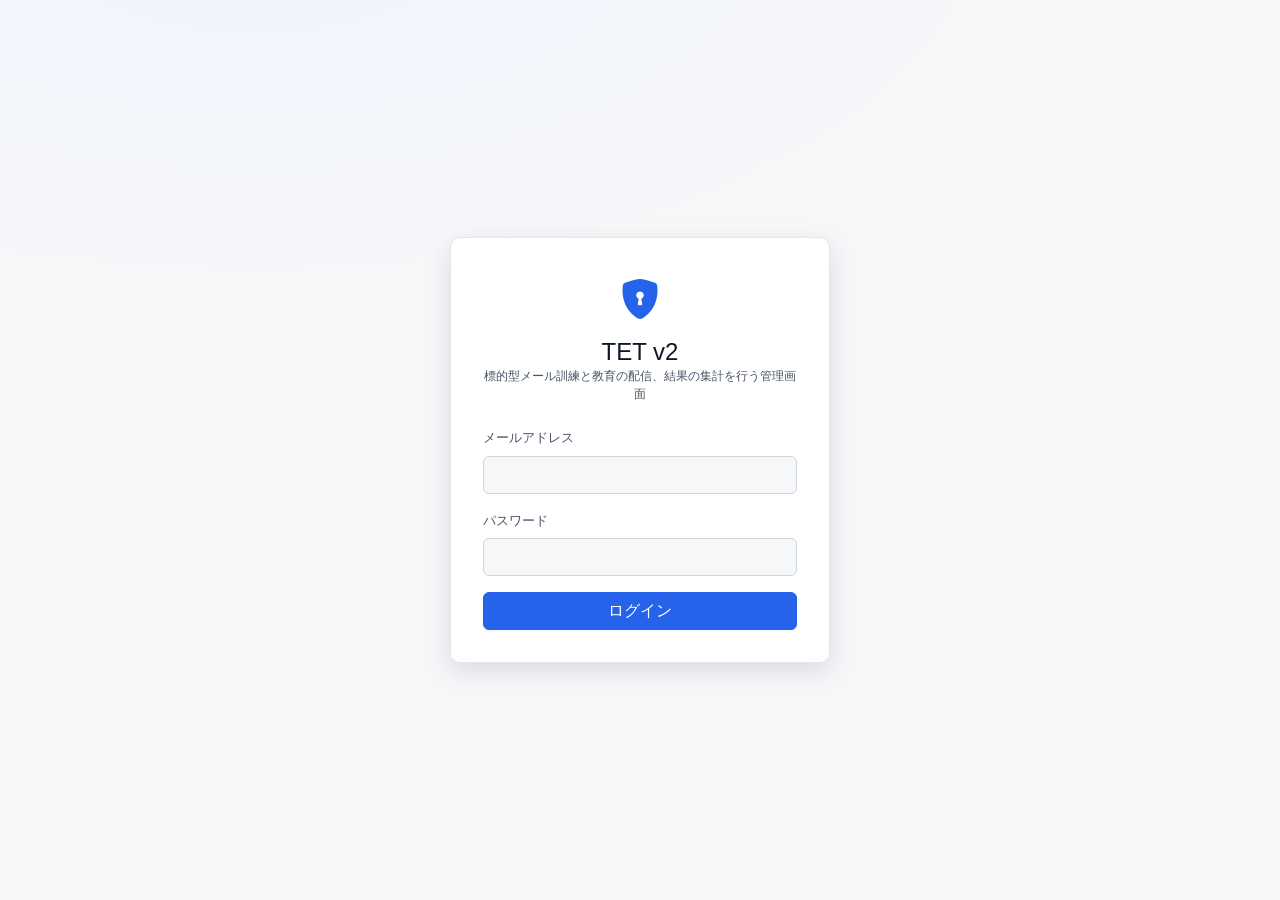
<file: web/index.html>
<!DOCTYPE html>
<html lang="ja">
<head>
  <meta charset="UTF-8">
  <meta name="viewport" content="width=device-width, initial-scale=1.0">
  <title>TET v2 — 標的型メール訓練システム</title>
  <meta name="description" content="標的型メール訓練と教育の配信、結果の集計を行う管理画面">
  <link rel="icon" href="assets/favicon.svg" type="image/svg+xml">
  <link href="assets/vendor/bootstrap.min.css" rel="stylesheet">
  <link href="assets/vendor/bootstrap-icons.css" rel="stylesheet">
  <link href="assets/app.css?v=fb89f483" rel="stylesheet">
</head>
<body>

<!-- ========== ログイン画面 ========== -->
<div id="loginView" class="login-wrap d-none">
  <div class="login-card">
    <div class="text-center mb-4">
      <i class="bi bi-shield-lock-fill login-logo"></i>
      <h4 class="mt-2 mb-0">TET v2</h4>
      <div class="text-muted small">標的型メール訓練と教育の配信、結果の集計を行う管理画面</div>
    </div>
    <form id="loginForm" autocomplete="off">
      <div class="mb-3">
        <label class="form-label">メールアドレス</label>
        <input type="email" class="form-control" id="loginEmail" required autofocus>
      </div>
      <div class="mb-3">
        <label class="form-label">パスワード</label>
        <input type="password" class="form-control" id="loginPassword" required>
      </div>
      <div id="loginError" class="alert alert-danger py-2 d-none" role="alert"></div>
      <button type="submit" class="btn btn-primary w-100" id="loginBtn">
        <span class="spinner-border spinner-border-sm d-none" id="loginSpin"></span>
        ログイン
      </button>
    </form>
    <!-- 多要素認証の2段目(パスワードの後) -->
    <form id="loginMfaForm" class="d-none" autocomplete="off" novalidate>
      <h5 class="h6 mb-1" id="loginMfaTitle">確認コードを入力</h5>
      <p class="small text-muted mb-3" id="loginMfaLead">認証アプリに表示されている6桁のコードを入力してください。</p>
      <div class="mb-3" id="loginMfaCodeField">
        <label class="form-label" for="loginMfaCode">確認コード</label>
        <input type="text" class="form-control mfa-code-input" id="loginMfaCode" inputmode="numeric" autocomplete="one-time-code" maxlength="6" pattern="[0-9]{6}">
      </div>
      <div class="mb-3 d-none" id="loginRecoveryField">
        <label class="form-label" for="loginRecoveryCode">回復コード</label>
        <input type="text" class="form-control mfa-code-input" id="loginRecoveryCode" autocomplete="off" maxlength="19" placeholder="XXXX-XXXX-XXXX-XXXX">
        <div class="form-text">1つの回復コードは1回だけ使えます。</div>
      </div>
      <div id="loginMfaError" class="alert alert-danger py-2 d-none" role="alert"></div>
      <button type="submit" class="btn btn-primary w-100 mb-2" id="loginMfaBtn">確認してログイン</button>
      <div class="d-flex justify-content-between">
        <button type="button" class="btn btn-link btn-sm px-0" id="loginRecoveryToggle">回復コードを使う</button>
        <button type="button" class="btn btn-link btn-sm px-0" id="loginMfaCancel">最初からやり直す</button>
      </div>
    </form>
  </div>
</div>

<!-- ========== 多要素認証の登録(組織の方針で必須の時、ログインの後にここだけを出す) ========== -->
<div id="mfaEnrollView" class="login-wrap d-none">
  <div class="login-card login-card-wide">
    <div class="d-flex align-items-center gap-2 mb-2">
      <i class="bi bi-shield-lock-fill login-logo fs-3" aria-hidden="true"></i>
      <h4 class="h5 mb-0">多要素認証の登録</h4>
    </div>
    <p class="small text-muted mb-3">組織の方針で、この管理画面には多要素認証が必要です。登録が済むまでほかの画面は使えません。</p>
    <div id="mfaEnrollBody" aria-live="polite"></div>
    <div class="text-end mt-3"><button type="button" class="btn btn-link btn-sm" id="mfaEnrollLogout">ログアウト</button></div>
  </div>
</div>

<!-- ========== アプリ本体 ========== -->
<div id="appView" class="d-none">
  <header class="app-navbar">
    <div class="d-flex align-items-center gap-2">
      <button type="button" class="app-icon-btn d-md-none" id="sidebarToggle" aria-controls="sidebar" aria-expanded="false" aria-label="メニューを開く"><i class="bi bi-list"></i></button>
      <span class="app-brand"><span class="app-brand-mark"><i class="bi bi-shield-lock-fill"></i></span>TET v2<span class="app-brand-sub d-none d-lg-inline">標的型メール訓練</span></span>
    </div>
    <div class="d-flex align-items-center gap-2">
      <select id="tenantSwitcher" class="form-select form-select-sm d-none" style="width:auto" aria-label="テナントの切り替え"></select>
      <button type="button" class="app-icon-btn" id="helpToggle" aria-controls="contextHelp" aria-expanded="false" aria-label="HELP"><i class="bi bi-question-circle"></i><span class="d-none d-sm-inline">HELP</span></button>
      <span class="app-user d-none d-sm-inline" id="userLabel"></span>
      <button type="button" class="app-icon-btn" id="accountSecurityBtn" aria-label="多要素認証" title="多要素認証"><i class="bi bi-shield-check" aria-hidden="true"></i></button>
      <button type="button" class="app-icon-btn" id="logoutBtn" aria-label="ログアウト" title="ログアウト"><i class="bi bi-box-arrow-right"></i></button>
    </div>
  </header>

  <div class="app-body">
    <aside class="app-sidebar" id="sidebar">
      <ul class="nav flex-column">
        <li><a class="nav-link" href="#dashboard" data-view="dashboard"><i class="bi bi-speedometer2"></i>運用ホーム</a></li>
        <li class="sidebar-section text-muted small px-3 mt-3 mb-1">訓練</li>
        <li><a class="nav-link" href="#campaigns" data-view="campaigns"><i class="bi bi-envelope-paper"></i>単発キャンペーン</a></li>
        <li><a class="nav-link" href="#campaignAutomations" data-view="campaignAutomations"><i class="bi bi-arrow-repeat"></i>定期キャンペーン</a></li>
        <li><a class="nav-link" href="#templates" data-view="templates"><i class="bi bi-file-earmark-text"></i>テンプレート</a></li>
        <li><a class="nav-link" href="#masters" data-view="masters"><i class="bi bi-window"></i>到達画面</a></li>
        <li class="sidebar-section text-muted small px-3 mt-3 mb-1">教育</li>
        <li><a class="nav-link" href="#eduDeliveries" data-view="eduDeliveries"><i class="bi bi-send"></i>教育配信</a></li>
        <li><a class="nav-link" href="#eduQuestions" data-view="eduQuestions"><i class="bi bi-collection"></i>教材バンク</a></li>
        <li><a class="nav-link" href="#eduReport" data-view="eduReport"><i class="bi bi-mortarboard"></i>教育レポート</a></li>
        <li><a class="nav-link" href="#surveys" data-view="surveys"><i class="bi bi-ui-checks"></i>アンケート</a></li>
        <li class="sidebar-section text-muted small px-3 mt-3 mb-1">報告受付</li>
        <li><a class="nav-link" href="#logs" data-view="logs"><i class="bi bi-journal-text"></i>訓練報告・ログ</a></li>
        <li data-perm="operator"><a class="nav-link" href="#suspiciousMails" data-view="suspiciousMails"><i class="bi bi-envelope-exclamation"></i>不審メール</a></li>
        <li class="sidebar-section text-muted small px-3 mt-3 mb-1">対象者・組織</li>
        <li><a class="nav-link" href="#groups" data-view="groups"><i class="bi bi-diagram-3"></i>グループ</a></li>
        <li><a class="nav-link" href="#positions" data-view="positions"><i class="bi bi-person-vcard"></i>役職マスタ</a></li>
        <li class="sidebar-section text-muted small px-3 mt-3 mb-1">成果・レポート</li>
        <li><a class="nav-link" href="#reports" data-view="reports"><i class="bi bi-bar-chart"></i>訓練レポート</a></li>
        <li><a class="nav-link" href="#riskDashboard" data-view="riskDashboard"><i class="bi bi-shield-exclamation"></i>支援優先度</a></li>
        <li><a class="nav-link" href="#targetStats" data-view="targetStats"><i class="bi bi-pie-chart"></i>対象者集計</a></li>
        <li class="sidebar-section text-muted small px-3 mt-3 mb-1">設定</li>
        <li><a class="nav-link" href="#users" data-view="users"><i class="bi bi-person-badge"></i>ユーザ管理</a></li>
        <li data-role="superadmin"><a class="nav-link" href="#tenants" data-view="tenants"><i class="bi bi-building"></i>テナント管理</a></li>
      </ul>
    </aside>
    <div class="sidebar-backdrop" id="sidebarBackdrop" aria-hidden="true"></div>

    <main class="app-main" id="appMain">
      <div id="toast" class="toast-box"></div>

      <!-- ダッシュボード -->
      <section data-panel="dashboard" class="view-panel">
        <div class="d-flex justify-content-between align-items-center mb-3">
          <h5 class="mb-0"><i class="bi bi-speedometer2 me-1"></i>運用ホーム</h5>
          <div id="dashFilterBar"></div>
        </div>
        <p class="view-lead">訓練と教育の配信の状況と、対応が要る項目をまとめて確認できます。</p>
        <h6 class="mb-2">要対応と予定</h6>
        <div id="dashWorkItems" class="mb-4" aria-live="polite"></div>
        <div class="row g-3 mb-4" id="kpiRow"></div>
        <div class="card">
          <div class="card-header">キャンペーン別 対象者数（延べ人数）</div>
          <div class="card-body"><canvas id="dashChart" height="90"></canvas></div>
        </div>
      </section>

      <!-- キャンペーン -->
      <section data-panel="campaigns" class="view-panel d-none">
        <div class="d-flex justify-content-between align-items-center mb-3">
          <h5 class="mb-0"><i class="bi bi-envelope-paper me-1"></i>キャンペーン</h5>
          <button class="btn btn-primary btn-sm" data-perm="operator" id="newCampaignBtn"><i class="bi bi-plus-lg"></i> 新規</button>
        </div>
        <!-- メール送信制御パネル（送信ステータス＋アラート）。renderSendControl が描画。 -->
        <div id="sendControlPanel" class="mb-3"></div>
        <!-- 本番/テスト フィルタ（renderCampaigns が描画）。 -->
        <div id="campaignFilterBar" class="mb-2"></div>
        <div class="table-responsive"><table class="table table-hover align-middle">
          <thead id="campaignsHead"><tr><th>#</th><th>名称</th><th>状態</th><th>対象</th><th>報告率</th><th>防衛失敗率</th><th>開始</th><th>操作</th></tr></thead>
          <tbody id="campaignsBody"></tbody>
        </table></div>
      </section>

      <!-- キャンペーン配信前確認 -->
      <section data-panel="campaignWorkspace" class="view-panel d-none">
        <div id="campaignWorkspaceRoot" aria-live="polite"></div>
      </section>

      <!-- 定期キャンペーン -->
      <section data-panel="campaignAutomations" class="view-panel d-none">
        <div class="d-flex justify-content-between align-items-center mb-3">
          <h5 class="mb-0"><i class="bi bi-arrow-repeat me-1"></i>定期キャンペーン</h5>
          <button class="btn btn-primary btn-sm" data-perm="operator" id="newAutomationBtn"><i class="bi bi-plus-lg"></i> 新規</button>
        </div>
        <div class="alert alert-info py-2 small" role="status">
          <i class="bi bi-shield-check me-1"></i>
          予定日にレビュー用draftを生成します。メールは自動送信しません。送信前に内容と対象者を確認してください。
        </div>
        <div class="table-responsive"><table class="table table-hover align-middle">
          <thead><tr><th>名称</th><th>元キャンペーン</th><th>周期</th><th>次回draft生成</th><th>状態</th><th>操作</th></tr></thead>
          <tbody id="campaignAutomationsBody"></tbody>
        </table></div>
      </section>

      <!-- レポート -->
      <section data-panel="reports" class="view-panel d-none">
        <div class="d-flex justify-content-between align-items-center mb-3">
          <h5 class="mb-0"><i class="bi bi-bar-chart me-1"></i>レポート</h5>
          <div class="d-flex gap-2">
            <button class="btn btn-outline-secondary btn-sm" id="individualsBtn"><i class="bi bi-person-lines-fill"></i> 個人別統計</button>
            <button class="btn btn-outline-primary btn-sm" data-perm="operator" id="ingestBtn"><i class="bi bi-arrow-repeat"></i> ログ取込</button>
          </div>
        </div>
        <!-- 個人別統計(全キャンペーン横断。よく偽サイトを開く人のランキング。アーカイブ済み=退職者も含む)
     注: 「開封」ではなく「サイト表示」。ビーコンは偽サイトのHTMLに埋め込まれており、
     訓練メール本文はプレーンテキストで画像を含まないため、メール開封は計測していない。 -->
        <div class="card mb-3 d-none" id="individualsCard">
          <div class="card-header d-flex justify-content-between align-items-center">
            <span><i class="bi bi-person-lines-fill me-1"></i>個人別統計（全キャンペーン横断・サイト表示率ワースト順）</span>
            <button class="btn btn-sm btn-outline-secondary" id="individualsRefreshBtn"><i class="bi bi-arrow-clockwise"></i> 更新</button>
          </div>
          <div class="table-responsive"><table class="table table-sm table-hover align-middle mb-0">
            <thead><tr><th>氏名</th><th>会社</th><th>役職</th><th>参加</th><th title="訓練メールのリンクを踏んで偽サイトを表示した割合">サイト表示率</th><th>認証率</th><th>状態</th></tr></thead>
            <tbody id="individualsBody"></tbody>
          </table></div>
          <div class="card-footer small text-muted">「参加」＝対象になったキャンペーン数。率は参加キャンペーンに対する割合。<span class="badge bg-secondary">退職</span>＝アーカイブ済み（履歴として保持）。</div>
        </div>
        <div class="card mb-3">
          <div class="card-header d-flex justify-content-between align-items-center">
            <span>キャンペーン別 反応率</span>
            <span id="reportFilterBar"></span>
          </div>
          <div class="table-responsive"><table class="table table-hover align-middle mb-0">
            <thead><tr><th>#</th><th>名称</th><th>対象</th><th>送信率</th><th title="訓練メールのリンクを踏んで偽サイトを表示した数と割合">サイト表示</th><th title="認証した数と割合。認証率＝認証数÷サイト表示数">認証</th><th title="認証率＝認証数÷対象数">認証率(対象比)</th><th title="報告率＝訓練メールを報告した人数÷対象数（テストの対象者を除く）">報告</th><th title="防衛失敗率＝リンクを踏んで偽サイトを表示したか、認証情報を入力した人数÷対象数（両方した人も1人。テストの対象者を除く）">防衛失敗</th><th></th></tr></thead>
            <tbody id="reportsBody"></tbody>
          </table></div>
        </div>
        <div id="reportDetail" class="d-none">
          <!-- 詳細はタブで分ける。期間、確定、出力はどのタブにも効くので、タブの外に置く。 -->
          <div class="report-toolbar card mb-3"><div class="card-body d-flex justify-content-between align-items-center flex-wrap gap-2">
            <div class="fw-semibold"><span id="reportDetailTitle">詳細</span> <span id="reportCommitBadge"></span></div>
            <div class="d-flex align-items-center gap-2 flex-wrap">
                    <input type="datetime-local" class="form-control form-control-sm" id="reportStartDate" style="width:auto">
                    <span class="text-muted">〜</span>
                    <input type="datetime-local" class="form-control form-control-sm" id="reportEndDate" style="width:auto">
                    <button class="btn btn-sm btn-outline-primary" id="reportPeriodBtn" title="期間指定中は確定値ではなくリアルタイム集計を表示します"><i class="bi bi-funnel"></i> 期間で絞込</button>
                    <button class="btn btn-sm btn-outline-secondary" id="reportPeriodClearBtn">クリア</button>
                    <button class="btn btn-sm btn-success" data-perm="operator" id="reportCommitBtn"><i class="bi bi-lock"></i> 確定</button>
                    <button class="btn btn-sm btn-outline-danger d-none" data-perm="tenant_admin" id="reportUncommitBtn"><i class="bi bi-unlock"></i> 確定解除</button>
                    <button class="btn btn-sm btn-outline-danger d-none" data-perm="superadmin" id="reportCloseBtn" title="確定統計を保持し、保存済み入力本文を消去します"><i class="bi bi-archive"></i> クローズ</button>
                  </div>
            <button class="btn btn-sm btn-outline-secondary" id="reportExportBtn"><i class="bi bi-file-earmark-spreadsheet"></i> Excel出力</button>
          </div></div>
          <!-- 誤計上の注意(段B1、G01)。数字の読み方に関わるので、どのタブでも常に出す -->
          <p class="small text-muted mb-2" id="reportScannerNote"><i class="bi bi-info-circle me-1" aria-hidden="true"></i>メールのセキュリティ装置がリンクを自動で開くとクリックが実際より多く数えられることがあるため、装置と判断したアクセスは集計から外し、「行動履歴」で確かめて判定を直せるようにしています。</p>
          <ul class="nav nav-tabs report-tabs" id="reportTabs" role="tablist">
            <li class="nav-item" role="presentation"><button class="nav-link active" id="reportTab-overview" data-bs-toggle="tab" data-bs-target="#reportPane-overview" type="button" role="tab" aria-controls="reportPane-overview" aria-selected="true"><i class="bi bi-graph-up me-1" aria-hidden="true"></i>概要</button></li>
            <li class="nav-item" role="presentation"><button class="nav-link" id="reportTab-failures" data-bs-toggle="tab" data-bs-target="#reportPane-failures" type="button" role="tab" aria-controls="reportPane-failures" aria-selected="false"><i class="bi bi-exclamation-triangle me-1" aria-hidden="true"></i>防衛失敗者</button></li>
            <li class="nav-item" role="presentation"><button class="nav-link" id="reportTab-attributes" data-bs-toggle="tab" data-bs-target="#reportPane-attributes" type="button" role="tab" aria-controls="reportPane-attributes" aria-selected="false"><i class="bi bi-building me-1" aria-hidden="true"></i>会社・部署・役職別</button></li>
            <li class="nav-item" role="presentation"><button class="nav-link" id="reportTab-contents" data-bs-toggle="tab" data-bs-target="#reportPane-contents" type="button" role="tab" aria-controls="reportPane-contents" aria-selected="false"><i class="bi bi-files me-1" aria-hidden="true"></i>コンテンツ別</button></li>
            <li class="nav-item" role="presentation"><button class="nav-link" id="reportTab-beacons" data-bs-toggle="tab" data-bs-target="#reportPane-beacons" type="button" role="tab" aria-controls="reportPane-beacons" aria-selected="false"><i class="bi bi-upc-scan me-1" aria-hidden="true"></i>ビーコン明細</button></li>
            <li class="nav-item" role="presentation"><button class="nav-link" id="reportTab-people" data-bs-toggle="tab" data-bs-target="#reportPane-people" type="button" role="tab" aria-controls="reportPane-people" aria-selected="false"><i class="bi bi-people me-1" aria-hidden="true"></i>利用者ごと</button></li>
            <li class="nav-item" role="presentation"><button class="nav-link" id="reportTab-actions" data-bs-toggle="tab" data-bs-target="#reportPane-actions" type="button" role="tab" aria-controls="reportPane-actions" aria-selected="false"><i class="bi bi-clock-history me-1" aria-hidden="true"></i>行動履歴</button></li>
          </ul>
          <div class="tab-content report-tab-content">
            <div class="tab-pane fade show active" id="reportPane-overview" role="tabpanel" aria-labelledby="reportTab-overview" tabindex="0">
              <div class="d-flex flex-wrap gap-2 mb-3" id="reportOverviewKpis" aria-live="polite"></div>
              <div class="row g-3">
                <div class="col-lg-5"><div class="card h-100"><div class="card-header">反応の内訳</div>
                  <div class="card-body"><canvas id="reportChart" height="200"></canvas></div></div></div>
                <div class="col-lg-7"><div class="card h-100"><div class="card-header">日別の推移（累積）</div>
                  <div class="card-body"><canvas id="reportTimelineChart" height="120"></canvas></div></div></div>
              </div>
            </div>
            <div class="tab-pane fade" id="reportPane-failures" role="tabpanel" aria-labelledby="reportTab-failures" tabindex="0">
              <div class="card">
                <div class="card-header d-flex justify-content-between align-items-center">
                  <span>防衛失敗者（認証まで進んだ人）</span>
                  <button class="btn btn-sm btn-outline-secondary d-none" data-perm="operator" id="toGroupBtn"><i class="bi bi-folder-plus"></i> グループ化</button>
                </div>
                <div class="table-responsive">
                  <table class="table table-sm mb-0"><thead><tr><th>メール</th><th>氏名</th><th>部署</th><th>重度</th></tr></thead>
                    <tbody id="failuresBody"></tbody></table>
                </div>
              </div>
            </div>
            <div class="tab-pane fade" id="reportPane-attributes" role="tabpanel" aria-labelledby="reportTab-attributes" tabindex="0">
              <div class="row g-3">
                <div class="col-12">
                  <div class="card mb-2"><div class="card-header d-flex justify-content-between align-items-center py-2">
                    <h6 class="mb-0"><i class="bi bi-building me-1"></i>会社別グラフ</h6>
                    <div class="btn-group btn-group-sm" role="group" data-report-chart-toggle="company" aria-label="会社別グラフの向き">
                      <button type="button" class="btn btn-outline-secondary" data-orientation="vertical">縦棒</button>
                      <button type="button" class="btn btn-outline-secondary active" data-orientation="horizontal" aria-pressed="true">横棒</button>
                    </div></div>
                    <div class="card-body"><div class="row g-2">
                      <div class="col-md-4"><div style="position:relative;height:280px"><canvas id="reportCompanyChartBar1"></canvas></div></div>
                      <div class="col-md-4"><div style="position:relative;height:280px"><canvas id="reportCompanyChartBar2"></canvas></div></div>
                      <div class="col-md-4"><div style="position:relative;height:280px"><canvas id="reportCompanyChartBar3"></canvas></div></div>
                      <div class="col-md-4"><div style="position:relative;height:280px"><canvas id="reportCompanyChartBar4"></canvas></div></div>
                      <div class="col-md-4"><div style="position:relative;height:280px"><canvas id="reportCompanyChartBar5"></canvas></div></div>
                      <div class="col-md-4"><div style="position:relative;height:280px"><canvas id="reportCompanyChartDoughnut"></canvas></div></div>
                    </div></div></div>
                </div>
                <div class="col-xl-6"><h6 class="text-muted"><i class="bi bi-building me-1"></i>会社別</h6>
                  <div class="table-responsive">
                        <table class="table table-sm mb-0"><thead><tr><th>会社</th><th>数</th><th title="訓練メールのリンクを踏んで偽サイトを表示した数と割合">サイト表示</th><th title="認証した数と割合。認証率＝認証数÷サイト表示数">認証</th><th title="認証率＝認証数÷対象数">認証率(対象比)</th><th title="報告率＝報告数÷対象数。高いほど良い">報告率</th></tr></thead>
                          <tbody id="reportByCompany"></tbody></table>
                      </div></div>
                <div class="col-xl-6"><h6 class="text-muted"><i class="bi bi-person-badge me-1"></i>役職別</h6>
                  <div class="table-responsive">
                        <table class="table table-sm mb-0"><thead><tr><th>役職</th><th>数</th><th title="訓練メールのリンクを踏んで偽サイトを表示した数と割合">サイト表示</th><th title="認証した数と割合。認証率＝認証数÷サイト表示数">認証</th><th title="認証率＝認証数÷対象数">認証率(対象比)</th><th title="報告率＝報告数÷対象数。高いほど良い">報告率</th></tr></thead>
                          <tbody id="reportByPosition"></tbody></table>
                      </div></div>
                <div class="col-12">
                  <div class="card mb-2"><div class="card-header d-flex justify-content-between align-items-center py-2">
                    <h6 class="mb-0"><i class="bi bi-person-badge me-1"></i>役職別グラフ</h6>
                    <div class="btn-group btn-group-sm" role="group" data-report-chart-toggle="position" aria-label="役職別グラフの向き">
                      <button type="button" class="btn btn-outline-secondary" data-orientation="vertical">縦棒</button>
                      <button type="button" class="btn btn-outline-secondary active" data-orientation="horizontal" aria-pressed="true">横棒</button>
                    </div></div>
                    <div class="card-body"><div class="row g-2">
                      <div class="col-md-4"><div style="position:relative;height:280px"><canvas id="reportPositionChartBar1"></canvas></div></div>
                      <div class="col-md-4"><div style="position:relative;height:280px"><canvas id="reportPositionChartBar2"></canvas></div></div>
                      <div class="col-md-4"><div style="position:relative;height:280px"><canvas id="reportPositionChartBar3"></canvas></div></div>
                      <div class="col-md-4"><div style="position:relative;height:280px"><canvas id="reportPositionChartBar4"></canvas></div></div>
                      <div class="col-md-4"><div style="position:relative;height:280px"><canvas id="reportPositionChartBar5"></canvas></div></div>
                      <div class="col-md-4"><div style="position:relative;height:280px"><canvas id="reportPositionChartDoughnut"></canvas></div></div>
                    </div></div></div>
                </div>
                <div class="col-12"><div class="d-flex flex-wrap justify-content-between align-items-center gap-2 mb-1">
                  <h6 class="text-muted mb-0"><i class="bi bi-diagram-3 me-1"></i>部署別</h6>
                  <div class="d-none align-items-center gap-1 fw-normal" data-dept-level-wrap><label class="small text-muted text-nowrap mb-0" for="reportDeptLevel">部署のまとめ方</label><select class="form-select form-select-sm w-auto" id="reportDeptLevel" data-dept-level><option value="0">全部</option><option value="1">1段目</option><option value="2">2段目</option></select></div></div>
                  <div class="small text-muted d-none" id="reportDeptNote">部署別は確定値ではなく、今の記録から集計しています（確定のときに部署ごとの数を残していないため）。</div>
                  <div class="table-responsive">
                        <table class="table table-sm mb-0"><thead><tr><th>部署</th><th>数</th><th title="訓練メールのリンクを踏んで偽サイトを表示した数と割合">サイト表示</th><th title="認証した数と割合。認証率＝認証数÷サイト表示数">認証</th><th title="認証率＝認証数÷対象数">認証率(対象比)</th><th title="報告率＝報告数÷対象数。高いほど良い">報告率</th></tr></thead>
                          <tbody id="reportByDept"></tbody></table>
                      </div></div>
              </div>
            </div>
            <div class="tab-pane fade" id="reportPane-contents" role="tabpanel" aria-labelledby="reportTab-contents" tabindex="0">
              <div class="card mb-2"><div class="card-header d-flex justify-content-between align-items-center py-2">
                <h6 class="mb-0"><i class="bi bi-files me-1"></i>コンテンツ別グラフ</h6>
                <div class="btn-group btn-group-sm" role="group" data-report-chart-toggle="content" aria-label="コンテンツ別グラフの向き">
                  <button type="button" class="btn btn-outline-secondary" data-orientation="vertical">縦棒</button>
                  <button type="button" class="btn btn-outline-secondary active" data-orientation="horizontal" aria-pressed="true">横棒</button>
                </div></div>
                <div class="card-body"><div class="row g-2">
                  <div class="col-md-4"><div style="position:relative;height:280px"><canvas id="reportContentChartBar1"></canvas></div></div>
                  <div class="col-md-4"><div style="position:relative;height:280px"><canvas id="reportContentChartBar2"></canvas></div></div>
                  <div class="col-md-4"><div style="position:relative;height:280px"><canvas id="reportContentChartBar3"></canvas></div></div>
                  <div class="col-md-4"><div style="position:relative;height:280px"><canvas id="reportContentChartBar4"></canvas></div></div>
                  <div class="col-md-4"><div style="position:relative;height:280px"><canvas id="reportContentChartBar5"></canvas></div></div>
                  <div class="col-md-4"><div style="position:relative;height:280px"><canvas id="reportContentChartDoughnut"></canvas></div></div>
                </div></div></div>
              <div class="table-responsive">
                        <table class="table table-sm mb-0"><thead><tr><th>No</th><th>件名</th><th>数</th><th title="訓練メールのリンクを踏んで偽サイトを表示した数と割合">サイト表示</th><th title="認証した数と割合。認証率＝認証数÷サイト表示数">認証</th><th title="認証率＝認証数÷対象数">認証率(対象比)</th><th title="報告率＝報告数÷対象数。高いほど良い">報告率</th></tr></thead>
                          <tbody id="reportByContent"></tbody></table>
                      </div>
            </div>
            <div class="tab-pane fade" id="reportPane-beacons" role="tabpanel" aria-labelledby="reportTab-beacons" tabindex="0">
              <div class="d-flex justify-content-between align-items-center mb-2">
                <span class="small text-muted">tracking_id 単位の全パターン。表示は偽サイトの表示で、メールの開封ではありません。</span>
                <span class="small" id="reportBeaconSummary"></span>
              </div>
              <div class="table-responsive">
                      <table class="table table-sm table-hover mb-0">
                        <thead><tr>
                          <th>対象者</th><th>会社</th><th>ｺﾝﾃﾝﾂ</th><th>tracking_id</th>
                          <th title="偽サイトを表示した。メール開封ではない">表示</th><th>ｸﾘｯｸ</th><th>認証</th><th>表示日時</th>
                        </tr></thead>
                        <tbody id="reportBeaconsBody"></tbody>
                      </table>
                    </div>
            </div>
            <div class="tab-pane fade" id="reportPane-people" role="tabpanel" aria-labelledby="reportTab-people" tabindex="0">
              <p class="small text-muted mb-2">宛先1件を1行にしています。クリック、報告、返信は利用者の行動だけで、装置と判断したアクセスは「装置」の列の件数に出します。届かない宛先は率の分母から外しています。</p>
              <div class="table-responsive">
                <table class="table table-sm table-hover mb-0">
                  <thead><tr>
                    <th>対象者</th><th>部署</th><th>送信</th><th title="送信できなかった、または相手のサーバーから届かないと返された宛先">配信エラー</th>
                    <th>初回クリック</th><th>認証</th><th>報告</th><th>返信</th><th title="装置と判断したアクセスの件数(集計に入れない)">装置</th>
                  </tr></thead>
                  <tbody id="reportPeopleBody"></tbody>
                </table>
              </div>
            </div>
            <div class="tab-pane fade" id="reportPane-actions" role="tabpanel" aria-labelledby="reportTab-actions" tabindex="0">
              <div class="d-flex justify-content-between align-items-center mb-2 flex-wrap gap-2">
                <span class="small text-muted">1行動1行。判定が「装置」の行は集計に入りません。オペレータ以上は判定を直せ、直した判定は次の集計から効きます（操作は監査ログに残ります）。</span>
                <span class="small" id="reportActionsSummary" aria-live="polite"></span>
              </div>
              <div class="table-responsive">
                <table class="table table-sm table-hover mb-0">
                  <thead><tr>
                    <th>日時</th><th>対象者</th><th>種類</th><th>判定</th><th>IP</th><th>端末</th><th></th>
                  </tr></thead>
                  <tbody id="reportActionsBody"></tbody>
                </table>
              </div>
            </div>
          </div>
        </div>
      </section>

      <!-- Human Risk Score（保存済みスナップショットの参照のみ） -->
      <section data-panel="riskDashboard" class="view-panel d-none">
        <h5 class="mb-3"><i class="bi bi-shield-exclamation me-1"></i>リスクダッシュボード</h5>
        <div id="riskDashboardRoot"></div>
      </section>

      <!-- グループ -->
      <section data-panel="groups" class="view-panel d-none">
        <div class="d-flex justify-content-between align-items-center mb-3">
          <h5 class="mb-0"><i class="bi bi-diagram-3 me-1"></i>グループ</h5>
          <button class="btn btn-primary btn-sm" data-perm="operator" id="newGroupBtn"><i class="bi bi-plus-lg"></i> 新規</button>
        </div>
        <div class="table-responsive"><table class="table table-hover align-middle">
          <thead><tr><th>#</th><th>名称</th><th>種別</th><th>人数</th><th>操作</th></tr></thead>
          <tbody id="groupsBody"></tbody>
        </table></div>
      </section>

      <!-- テンプレート -->
      <section data-panel="templates" class="view-panel d-none">
        <div class="d-flex justify-content-between align-items-center mb-3 flex-wrap gap-2">
          <h5 class="mb-0"><i class="bi bi-file-earmark-text me-1"></i>テンプレート</h5>
          <div class="d-flex gap-2 flex-wrap">
            <button class="btn btn-outline-secondary btn-sm" id="tplExportBtn"><i class="bi bi-download"></i> CSV出力（現タブ）</button>
            <button class="btn btn-outline-secondary btn-sm" data-role="superadmin" id="tplImportAddBtn" title="共有テンプレートとして登録します（システム管理者だけ）"><i class="bi bi-upload"></i> CSV追加</button>
            <button class="btn btn-outline-secondary btn-sm" data-role="superadmin" id="tplImportUpsertBtn" title="共有テンプレートを上書きします（システム管理者だけ）"><i class="bi bi-arrow-repeat"></i> CSV上書き更新</button>
            <button class="btn btn-primary btn-sm" data-perm="operator" id="newScenarioBtn"><i class="bi bi-plus-lg"></i> 新規シナリオ（件名＋本文）</button>
            <button class="btn btn-outline-primary btn-sm" data-perm="operator" id="newTemplateBtn"><i class="bi bi-plus-lg"></i> 新規（単体）</button>
          </div>
        </div>
        <div class="mb-3" style="max-width: 32rem">
          <label class="form-label" for="tplSearch">シナリオ・テンプレートを検索</label>
          <input class="form-control" id="tplSearch" type="search" autocomplete="off" aria-controls="templatesBody" placeholder="シナリオ名・テンプレート名で検索">
        </div>
        <ul class="nav nav-pills mb-3" id="tplKindTabs"></ul>
        <div class="row g-3">
          <div class="col-12" id="tplListCol">
            <div class="table-responsive"><table class="table table-hover align-middle">
              <thead id="templatesHead"></thead>
              <tbody id="templatesBody"></tbody>
            </table></div>
          </div>
          <!-- 「件名＋本文」タブで選んだシナリオのプレビュー。幅の広い画面では一覧の右、狭い画面では一覧の下 -->
          <div class="col-lg-5 d-none" id="tplPreviewCol">
            <div class="border rounded p-3 sticky-lg-top" style="top:1rem" id="tplPreviewPane" aria-live="polite"></div>
          </div>
        </div>
      </section>

      <!-- 役職マスタ: 役職名→役職カテゴリの対応表。未登録の役職をここから登録する -->
      <section data-panel="positions" class="view-panel d-none">
        <div class="d-flex justify-content-between align-items-center mb-3 flex-wrap gap-2">
          <h5 class="mb-0"><i class="bi bi-person-vcard me-1"></i>役職マスタ</h5>
          <div class="d-flex gap-2">
            <button class="btn btn-outline-primary btn-sm" data-perm="operator" id="applyPositionsBtn"><i class="bi bi-arrow-repeat"></i> マスタを再適用</button>
            <button class="btn btn-primary btn-sm" data-perm="operator" id="newPositionBtn"><i class="bi bi-plus-lg"></i> 新規</button>
          </div>
        </div>
        <div id="positionCoverage"></div>
        <div id="positionUnmappedCard" class="card mb-3 d-none">
          <div class="card-header bg-warning-subtle">
            <i class="bi bi-exclamation-triangle me-1"></i>未登録の役職
            <span class="small text-muted ms-2">カテゴリを選んで「マスタに追加」を押すと、その役職の対象者へすぐ反映されます。</span>
          </div>
          <div class="table-responsive"><table class="table table-sm table-hover align-middle mb-0">
            <thead><tr><th>役職名</th><th>人数</th><th style="width:220px">役職カテゴリ</th><th style="width:150px">操作</th></tr></thead>
            <tbody id="positionUnmappedBody"></tbody>
          </table></div>
        </div>
        <div class="table-responsive"><table class="table table-hover align-middle">
          <thead><tr><th>#</th><th>役職名</th><th>役職カテゴリ</th><th>該当人数</th><th>メモ</th><th>操作</th></tr></thead>
          <tbody id="positionsBody"></tbody>
        </table></div>
      </section>

      <!-- 対象者集計: 会社別 / 役職別の人数 -->
      <section data-panel="targetStats" class="view-panel d-none">
        <div class="d-flex justify-content-between align-items-center mb-3 flex-wrap gap-2">
          <h5 class="mb-0"><i class="bi bi-pie-chart me-1"></i>対象者集計</h5>
          <div class="d-flex gap-3 align-items-center">
            <div class="form-check form-switch">
              <input class="form-check-input" type="checkbox" role="switch" id="statIncludeTest">
              <label class="form-check-label small text-muted" for="statIncludeTest">テストユーザを含める</label>
            </div>
            <div class="form-check form-switch">
              <input class="form-check-input" type="checkbox" role="switch" id="statIncludeArchived">
              <label class="form-check-label small text-muted" for="statIncludeArchived">削除済みを含める</label>
            </div>
          </div>
        </div>
        <ul class="nav nav-pills mb-3" id="statTabs">
          <li class="nav-item"><a class="nav-link active" href="#" data-stat="company">会社別</a></li>
          <li class="nav-item"><a class="nav-link" href="#" data-stat="position">役職別</a></li>
        </ul>
        <div id="statSummary" class="mb-3"></div>
        <div id="statCompanyPane">
          <div class="card mb-3"><div class="card-body"><canvas id="statCompanyChart" height="140"></canvas></div></div>
          <div class="table-responsive"><table class="table table-hover align-middle">
            <thead id="statCompanyHead"></thead>
            <tbody id="statCompanyBody"></tbody>
          </table></div>
        </div>
        <div id="statPositionPane" class="d-none">
          <div class="row g-3 mb-3">
            <div class="col-md-5"><div class="card h-100"><div class="card-body"><canvas id="statCategoryChart" height="200"></canvas></div></div></div>
            <div class="col-md-7"><div class="card h-100"><div class="card-body">
              <h6 class="card-title small text-muted">役職カテゴリ別</h6>
              <table class="table table-sm align-middle mb-0"><tbody id="statCategoryBody"></tbody></table>
            </div></div></div>
          </div>
          <div class="table-responsive"><table class="table table-hover align-middle">
            <thead><tr><th>役職名</th><th>役職カテゴリ</th><th>人数</th><th>マスタ</th></tr></thead>
            <tbody id="statPositionBody"></tbody>
          </table></div>
        </div>
      </section>

      <!-- マスタ管理 -->
      <section data-panel="masters" class="view-panel d-none">
        <div class="d-flex justify-content-between align-items-center mb-3">
          <h5 class="mb-0"><i class="bi bi-window me-1"></i>マスタ管理</h5>
        </div>
        <div id="mastersBody"></div>
      </section>

      <!-- ログ管理 (P8) -->
      <section data-panel="surveys" class="view-panel d-none" id="surveysPanel">
        <div class="d-flex justify-content-between align-items-center mb-3 flex-wrap gap-2">
          <h5 class="mb-0"><i class="bi bi-ui-checks me-1"></i>アンケート</h5>
          <div class="d-flex gap-2 align-items-center flex-wrap" data-perm="operator">
            <select class="form-select form-select-sm" id="svTemplateSelect" style="width:auto" aria-label="雛形"></select>
            <button class="btn btn-outline-primary btn-sm" id="svFromTemplateBtn"><i class="bi bi-files"></i> 雛形から作成</button>
            <button class="btn btn-primary btn-sm" id="svNewBtn"><i class="bi bi-plus"></i> 新規作成</button>
          </div>
        </div>
        <div id="svMailNotice" class="alert alert-secondary small py-2"></div>
        <div class="table-responsive mb-4">
          <table class="table table-sm align-middle">
            <thead><tr><th>題名</th><th>状態</th><th>回答者</th><th class="text-end">設問</th><th class="text-end">配信</th><th>更新</th><th>操作</th></tr></thead>
            <tbody id="svBody"></tbody>
          </table>
        </div>
        <h6>配信</h6>
        <div class="table-responsive">
          <table class="table table-sm align-middle">
            <thead><tr><th>配信名</th><th>状態</th><th>締切</th><th class="text-end">回答 / 対象</th><th>案内</th><th>操作</th></tr></thead>
            <tbody id="svDeliveryBody"></tbody>
          </table>
        </div>
      </section>

      <section data-panel="suspiciousMails" class="view-panel d-none">
        <div class="d-flex justify-content-between align-items-center mb-3 flex-wrap gap-2">
          <h5 class="mb-0"><i class="bi bi-envelope-exclamation me-1"></i>不審メール</h5>
          <div class="d-flex gap-2 align-items-center flex-wrap">
            <input type="email" class="form-control form-control-sm" id="smReporterEmail" placeholder="報告者メール（任意）" style="width:220px" data-perm="operator">
            <button class="btn btn-primary btn-sm" id="smUploadBtn" data-perm="operator"><i class="bi bi-upload"></i> .eml をアップロード</button>
            <button class="btn btn-outline-secondary btn-sm" id="smNotifyBtn" data-perm="tenant_admin" title="報告が届いたら社内の担当者へ知らせる（既定は知らせない）"><i class="bi bi-bell"></i> 担当者への通知</button>
            <input type="file" id="smFileInput" accept=".eml,message/rfc822" class="d-none">
          </div>
        </div>
        <div class="alert alert-secondary small py-2">
          報告用アドレスに転送された訓練メール以外のメールと、ここでアップロードした .eml を解析します。
          訓練メールの照合結果（確定・却下）は「ログ管理 → 報告メール」で扱います。リンクは表示のみでクリックできません。
        </div>
        <details class="card mb-3" id="smDashboardCard">
          <summary class="card-header">報告のダッシュボード（月ごとの件数、訓練と実メールの別、確認までの時間）</summary>
          <div class="card-body" id="smDashboardBody">
            <div class="small text-muted">開くと集計を読み込みます。</div>
          </div>
        </details>
        <div class="d-flex gap-2 mb-2 flex-wrap align-items-center">
          <span id="smStatusCounts"></span>
          <select class="form-select form-select-sm" id="smStatusFilter" style="width:auto" aria-label="確認状況">
            <option value="">全状況</option><option value="open">未確認</option><option value="in_progress">確認中</option><option value="resolved">対応済</option>
          </select>
          <select class="form-select form-select-sm" id="smCategoryFilter" style="width:auto" aria-label="分類">
            <option value="">全分類</option><option value="undetermined">未判定</option><option value="threat">脅威</option><option value="spam">迷惑メール</option><option value="safe">安全</option><option value="training">訓練メール</option>
          </select>
          <select class="form-select form-select-sm" id="smPriorityFilter" style="width:auto" aria-label="優先度">
            <option value="">全優先度</option><option value="high">高</option><option value="normal">中</option><option value="low">低</option>
          </select>
          <select class="form-select form-select-sm" id="smSourceFilter" style="width:auto" aria-label="受付元">
            <option value="">全受付元</option><option value="maildir">報告アドレス</option><option value="upload">アップロード</option>
          </select>
          <input type="text" class="form-control form-control-sm" id="smKeyword" placeholder="件名・送信者・報告者で絞込" style="width:auto">
          <button class="btn btn-sm btn-outline-primary" id="smApplyBtn"><i class="bi bi-arrow-clockwise"></i> 更新</button>
          <button class="btn btn-sm btn-outline-secondary" id="smExportBtn" title="いまの絞り込みの条件で一覧を CSV に出力します（最大1万件）"><i class="bi bi-filetype-csv" aria-hidden="true"></i> CSV出力</button>
        </div>
        <div class="table-responsive"><table class="table table-sm table-hover align-middle">
          <thead><tr><th>受付日時</th><th>受付元</th><th>送信者</th><th>件名</th><th>報告者</th><th>推奨分類</th><th>分類</th><th>確認状況</th><th>優先度</th><th class="text-end">スコア</th></tr></thead>
          <tbody id="smBody"></tbody>
        </table></div>
        <div class="d-flex justify-content-between align-items-center">
          <span class="text-muted small" id="smInfo"></span>
          <div class="btn-group btn-group-sm">
            <button class="btn btn-outline-secondary" id="smPrevBtn"><i class="bi bi-chevron-left"></i> 前</button>
            <button class="btn btn-outline-secondary" id="smNextBtn">次 <i class="bi bi-chevron-right"></i></button>
          </div>
        </div>
        <details class="card mt-3" id="smRulesCard">
          <summary class="card-header">登録した条件（送信者、件名の語、URL のドメイン）</summary>
          <div class="card-body">
            <p class="small text-muted mb-2">当たったメールの所見に「登録した条件に一致」と条件の名前を出します。分類を自動で変えたり、メールを送ったり消したりはしません。
              新しく届いたメールと、再解析したメールに効きます。</p>
            <form id="smRuleForm" class="row g-2 align-items-end mb-2">
              <div class="col-md-3"><label class="form-label small mb-1" for="smRuleName">条件の名前</label>
                <input class="form-control form-control-sm" id="smRuleName" maxlength="100" required placeholder="例: 取引先を装う送信者"></div>
              <div class="col-md-3"><label class="form-label small mb-1" for="smRuleKind">種類</label>
                <select class="form-select form-select-sm" id="smRuleKind">
                  <option value="sender">送信者（アドレスかドメイン）</option><option value="subject_keyword">件名の語</option><option value="url_domain">URL のドメイン</option>
                </select></div>
              <div class="col-md-4"><label class="form-label small mb-1" for="smRuleValue">照合する値</label>
                <input class="form-control form-control-sm" id="smRuleValue" maxlength="200" required placeholder="例: example.com / 請求書"></div>
              <div class="col-md-2 d-grid"><button type="submit" class="btn btn-sm btn-outline-primary" id="smRuleAddBtn"><i class="bi bi-plus-lg" aria-hidden="true"></i> 追加</button></div>
            </form>
            <div class="table-responsive"><table class="table table-sm align-middle mb-0">
              <thead><tr><th>名前</th><th>種類</th><th>値</th><th>状態</th><th class="text-end">操作</th></tr></thead>
              <tbody id="smRulesBody"></tbody>
            </table></div>
          </div>
        </details>
      </section>

      <section data-panel="logs" class="view-panel d-none">
        <div class="d-flex justify-content-between align-items-center mb-3 flex-wrap gap-2">
          <h5 class="mb-0"><i class="bi bi-journal-text me-1"></i>ログ管理</h5>
          <div class="d-flex align-items-center gap-2">
            <select class="form-select form-select-sm" id="logsCampaignFilter" style="width:auto"><option value="">全キャンペーン</option></select>
            <button class="btn btn-sm btn-outline-secondary" id="logsRefreshBtn"><i class="bi bi-arrow-clockwise"></i> 更新</button>
          </div>
        </div>
        <p class="small text-muted">送信ログ・訓練イベントには、削除済みキャンペーンの履歴も含まれます。キャンペーンの削除は送信を停止して一覧から非表示にする操作で、記録を即時消去するものではありません。</p>
        <ul class="nav nav-pills mb-3 flex-wrap" id="logsTabs">
          <li class="nav-item"><a class="nav-link active" data-log="delivery" href="#">送信ログ</a></li>
          <li class="nav-item"><a class="nav-link" data-log="events" href="#">訓練イベント</a></li>
          <li class="nav-item"><a class="nav-link" data-log="schedule" href="#">スケジュール</a></li>
          <li class="nav-item"><a class="nav-link" data-log="training_results" href="#">訓練結果</a></li>
          <li class="nav-item"><a class="nav-link" data-log="training_log_detail" href="#">訓練結果ログ(明細)</a></li>
          <li class="nav-item" data-perm="superadmin"><a class="nav-link" data-log="credential_captures" href="#">入力本文（管理者限定）</a></li>
          <li class="nav-item"><a class="nav-link" data-log="campaign_files" href="#">リンク/ビーコンファイル</a></li>
          <li class="nav-item" data-perm="operator"><a class="nav-link" data-log="report_mail" href="#">報告メール</a></li>
          <li class="nav-item" data-perm="operator"><a class="nav-link" data-log="audit" href="#">操作ログ</a></li>
          <li class="nav-item" data-perm="superadmin"><a class="nav-link" data-log="raw_mail" href="#">生メールログ</a></li>
          <li class="nav-item" data-perm="superadmin"><a class="nav-link" data-log="raw_web" href="#">生Webログ</a></li>
          <li class="nav-item" data-perm="superadmin"><a class="nav-link" data-log="webaccess" href="#">WebアクセスLog</a></li>
          <li class="nav-item" data-perm="superadmin"><a class="nav-link" data-log="reply_maildir" href="#">返信者</a></li>
        </ul>
        <!-- 訓練結果/生ログ/WebアクセスLog用の追加フィルタ -->
        <div class="d-flex gap-2 mb-2 flex-wrap align-items-center" id="logsExtraFilter" style="display:none">
          <select class="form-select form-select-sm" id="reportMailStatus" aria-label="報告メールの状態" style="width:auto;display:none">
            <option value="">すべて</option><option value="pending">保留</option><option value="confirmed">確定</option><option value="rejected">却下</option>
          </select>
          <label id="reportMailUnmatchedWrap" data-perm="superadmin" style="display:none"><input type="checkbox" id="reportMailUnmatched"> 未照合を表示</label>
          <select class="form-select form-select-sm" id="logsStatusFilter" style="width:auto;display:none">
            <option value="">全状況</option><option value="opened">サイト表示のみ</option>
            <option value="clicked">クリックのみ</option><option value="authed">認証のみ</option>
            <option value="none">未反応のみ</option>
          </select>
          <select class="form-select form-select-sm" id="logsTypeFilter" style="width:auto;display:none">
            <option value="">全タイプ</option>
          </select>
          <div class="form-check form-check-inline" id="logsInclSystemWrap" style="display:none">
            <input class="form-check-input" type="checkbox" id="logsInclSystem">
            <label class="form-check-label small" for="logsInclSystem">システム開封も表示</label>
          </div>
          <select class="form-select form-select-sm" id="logsSenderFilter" style="width:auto;display:none">
            <option value="">全送信元アカウント</option>
          </select>
          <label class="small text-muted mb-0" id="logsStartLabel" style="display:none">開始
            <input type="datetime-local" class="form-control form-control-sm d-inline-block" id="logsStartDate" style="width:auto"></label>
          <label class="small text-muted mb-0" id="logsEndLabel" style="display:none">終了
            <input type="datetime-local" class="form-control form-control-sm d-inline-block" id="logsEndDate" style="width:auto"></label>
          <input type="text" class="form-control form-control-sm" id="logsPathFilter" placeholder="Path (例: /link-)" style="width:auto;display:none">
          <input type="text" class="form-control form-control-sm" id="logsKeyword" placeholder="キーワードで絞込" style="width:auto;display:none">
          <button class="btn btn-sm btn-outline-primary" id="logsApplyBtn" style="display:none"><i class="bi bi-arrow-clockwise"></i> 更新</button>
          <button class="btn btn-sm btn-outline-secondary" id="logsCsvBtn" style="display:none"><i class="bi bi-download"></i> CSV出力</button>
          <button class="btn btn-sm btn-outline-success" id="logsXlsxBtn" style="display:none"><i class="bi bi-file-earmark-spreadsheet"></i> Excel出力</button>
          <button class="btn btn-sm btn-outline-warning" id="credentialApproveBtn" style="display:none"><i class="bi bi-shield-check"></i> 本文収集を承認</button>
          <button class="btn btn-sm btn-outline-info" id="webGeoipBtn" style="display:none" onclick="refreshWebAccessGeoip()"><i class="bi bi-geo-alt"></i> GeoIP取得</button>
          <button class="btn btn-sm btn-outline-info" id="tldGeoipBtn" style="display:none" onclick="refreshTrainingLogGeoip()"><i class="bi bi-geo-alt"></i> GeoIP取得</button>
          <button class="btn btn-sm btn-outline-secondary" id="logsRawDlBtn" style="display:none"><i class="bi bi-file-earmark-arrow-down"></i> ログ全件DL</button>
          <span class="badge bg-light text-dark border" id="logsFileInfo" style="display:none"></span>
        </div>
        <div class="table-responsive" id="logsTableWrap"><table class="table table-sm table-hover align-middle">
          <thead id="logsHead"></thead>
          <tbody id="logsBody"></tbody>
        </table></div>
        <div id="reportMailUnmatchedTable" class="table-responsive" style="display:none"></div>
        <pre id="logsRaw" class="border rounded p-2 bg-light small d-none" style="max-height:60vh;overflow:auto;white-space:pre-wrap"></pre>
        <div class="d-flex justify-content-between align-items-center" id="logsPager">
          <span class="text-muted small" id="logsInfo"></span>
          <div class="btn-group btn-group-sm">
            <button class="btn btn-outline-secondary" id="logsPrevBtn"><i class="bi bi-chevron-left"></i> 前</button>
            <button class="btn btn-outline-secondary" id="logsNextBtn">次 <i class="bi bi-chevron-right"></i></button>
          </div>
        </div>
        <dialog id="credentialRevealDialog" class="credential-dialog" aria-labelledby="credentialRevealTitle">
          <div class="credential-dialog-header">
            <span class="credential-dialog-kicker">閲覧時だけ開封</span>
            <h2 id="credentialRevealTitle">訓練で入力された本文</h2>
            <p>システム管理者限定。閲覧操作は監査されます。画面を閉じると表示内容を消去します。</p>
          </div>
          <pre id="credentialRevealText" class="credential-dialog-body"></pre>
          <form method="dialog" class="credential-dialog-footer"><button type="submit" class="btn btn-primary">閉じる</button></form>
        </dialog>
        <dialog id="credentialApproveDialog" class="credential-dialog" aria-labelledby="credentialApproveTitle">
          <div class="credential-dialog-header">
            <span class="credential-dialog-kicker">システム管理者限定</span>
            <h2 id="credentialApproveTitle">資格情報収集の顧客承認を登録</h2>
            <p>顧客から得た承認の参照番号を登録します。登録後、配信形式「資格情報収集」かつ HTTPS の偽ログイン画面でのみ、入力された ID/パスワード本文を収集します。承認者と日時は監査ログに自動記録されます。クローズ済みのキャンペーンは承認できません。</p>
          </div>
          <form id="credentialApproveForm" class="credential-dialog-body">
            <label class="form-label small" for="credentialApproveRef">顧客承認の参照番号</label>
            <input type="text" id="credentialApproveRef" class="form-control form-control-sm" maxlength="200" placeholder="例: 承認書番号 / チケットID" required>
            <div class="credential-dialog-footer mt-3">
              <button type="button" class="btn btn-outline-secondary" id="credentialApproveCancel">キャンセル</button>
              <button type="submit" class="btn btn-warning">承認を登録</button>
            </div>
          </form>
        </dialog>
      </section>

      <!-- 教育配信 -->
      <section data-panel="eduDeliveries" class="view-panel d-none">
        <div class="d-flex justify-content-between align-items-center mb-3">
          <h5 class="mb-0"><i class="bi bi-send me-1"></i>教育配信</h5>
          <button class="btn btn-primary btn-sm" data-perm="operator" id="newEduDeliveryBtn"><i class="bi bi-plus-lg"></i> 新規配信</button>
        </div>
        <div class="table-responsive"><table class="table table-hover align-middle">
          <thead><tr><th>#</th><th>タイトル</th><th>種別</th><th>状態</th><th>割当</th><th>完了</th><th>受講率</th><th>平均</th><th>操作</th></tr></thead>
          <tbody id="eduDeliveriesBody"></tbody>
        </table></div>
        <p class="small text-muted">削除できるのは受講開始前の配信です。受講開始・完了の履歴がある配信は保持されます。</p>
        <div class="card mb-3" id="eduContactBox">
          <div class="card-body d-flex justify-content-between align-items-start flex-wrap gap-2">
            <div>
              <div class="fw-semibold">受講者のマイページに出す社内の問い合わせ先</div>
              <div class="small text-muted" id="eduContactSummary" style="white-space:pre-wrap">読み込み中…</div>
            </div>
            <button class="btn btn-outline-secondary btn-sm d-none" id="editEduContactBtn"><i class="bi bi-pencil" aria-hidden="true"></i> 変える</button>
          </div>
        </div>
        <div class="card mb-3" id="eduSummaryBox">
          <div class="card-body d-flex justify-content-between align-items-start flex-wrap gap-2">
            <div>
              <div class="fw-semibold">受講期間の終了時の集計通知（社内の担当者へ）</div>
              <div class="small text-muted" id="eduSummarySetting">読み込み中…</div>
            </div>
            <button class="btn btn-outline-secondary btn-sm d-none" id="editEduSummaryBtn"><i class="bi bi-pencil" aria-hidden="true"></i> 変える</button>
          </div>
        </div>
        <h6 class="mt-4"><i class="bi bi-arrow-repeat me-1"></i>毎月の配信</h6>
        <div class="table-responsive"><table class="table table-sm align-middle">
          <thead><tr><th>タイトル</th><th>くり返し</th><th>締切</th><th>次の回</th><th>終了日</th><th>作成した回</th><th>状態</th><th>操作</th></tr></thead>
          <tbody id="eduSeriesBody"></tbody>
        </table></div>
        <p class="small text-muted">予約と毎月の配信は、自動の処理（edu_scheduler）を動かしているときに、その日時に開始します。</p>
      </section>

      <!-- 教材バンク -->
      <section data-panel="eduQuestions" class="view-panel d-none">
        <div class="d-flex justify-content-between align-items-center mb-3">
          <h5 class="mb-0"><i class="bi bi-collection me-1"></i>教材バンク</h5>
        </div>
        <p class="small text-muted">スライド教材と確認テストの設問を管理します。配布先は「教育配信」で設定します。</p>
        <ul class="nav nav-tabs report-tabs" id="eduBankTabs" role="tablist">
          <li class="nav-item" role="presentation"><button class="nav-link active" id="eduBankTab-materials" data-bs-toggle="tab" data-bs-target="#eduBankPane-materials" type="button" role="tab" aria-controls="eduBankPane-materials" aria-selected="true"><i class="bi bi-easel me-1" aria-hidden="true"></i>教材</button></li>
          <li class="nav-item" role="presentation"><button class="nav-link" id="eduBankTab-questions" data-bs-toggle="tab" data-bs-target="#eduBankPane-questions" type="button" role="tab" aria-controls="eduBankPane-questions" aria-selected="false"><i class="bi bi-patch-question me-1" aria-hidden="true"></i>確認テストの設問</button></li>
          <li class="nav-item" role="presentation"><button class="nav-link" id="eduBankTab-tags" data-bs-toggle="tab" data-bs-target="#eduBankPane-tags" type="button" role="tab" aria-controls="eduBankPane-tags" aria-selected="false"><i class="bi bi-tags me-1" aria-hidden="true"></i>分野のタグ</button></li>
        </ul>
        <div class="tab-content report-tab-content">
        <div class="tab-pane fade show active" id="eduBankPane-materials" role="tabpanel" aria-labelledby="eduBankTab-materials" tabindex="0">
        <div class="card mb-4">
          <div class="card-header d-flex justify-content-between align-items-center flex-wrap gap-2">
            <div><i class="bi bi-easel me-1"></i><strong>eラーニング スライド教材</strong>
              <span class="small text-muted ms-2">配信後も教材内容を差し替えできます</span></div>
            <div class="d-flex gap-2 flex-wrap">
              <button class="btn btn-outline-primary btn-sm" id="eduPptxImportBtn" data-perm="operator" onclick="importEduMaterialPptx()"><i class="bi bi-file-earmark-slides me-1"></i>PowerPoint読込</button>
              <button class="btn btn-primary btn-sm" data-perm="operator" onclick="newEduMaterial()"><i class="bi bi-plus-lg me-1"></i>新規教材</button>
            </div>
          </div>
          <div class="card-body py-2 d-flex flex-wrap align-items-center gap-2 border-bottom">
            <label class="visually-hidden" for="eduMaterialKind">形式</label>
            <select class="form-select form-select-sm w-auto" id="eduMaterialKind">
              <option value="">すべての形式</option>
              <option value="book">PDF 本の版</option>
              <option value="slide">スライド版</option>
              <option value="text">文字</option>
            </select>
            <label class="visually-hidden" for="eduMaterialSearch">題名で検索</label>
            <input type="search" class="form-control form-control-sm edu-filter-search" id="eduMaterialSearch" placeholder="題名で検索" maxlength="100">
            <span class="small text-muted" id="eduMaterialCount" aria-live="polite"></span>
          </div>
          <div class="table-responsive"><table class="table table-sm table-hover align-middle mb-0">
            <thead><tr><th>#</th><th>教材名</th><th>説明</th><th>スライド</th><th title="この教材を使っている教育配信の数">使っている配信</th><th>操作</th></tr></thead>
            <tbody id="eduMaterialsBody"></tbody>
          </table></div>
          <div class="card-footer small text-muted">形式の「スライド版」は、題名に「スライド版」がある PDF か、1ページ目が横長の PDF です。縦長の PDF は「本の版」です。</div>
        </div>
        </div>
        <div class="tab-pane fade" id="eduBankPane-questions" role="tabpanel" aria-labelledby="eduBankTab-questions" tabindex="0">
        <div class="d-flex justify-content-between align-items-center mb-2 flex-wrap gap-2">
          <h6 class="mb-0"><i class="bi bi-patch-question me-1"></i>確認テスト設問</h6>
          <div class="d-flex gap-2 flex-wrap">
            <button class="btn btn-outline-secondary btn-sm" onclick="downloadEduQuestionsTemplate()"><i class="bi bi-file-earmark-arrow-down me-1"></i>Excelテンプレート</button>
            <button class="btn btn-outline-secondary btn-sm" data-perm="operator" onclick="importEduQuestionsXlsx()"><i class="bi bi-file-earmark-arrow-up me-1"></i>Excel読込</button>
            <button class="btn btn-outline-secondary btn-sm" onclick="exportEduQuestionsXlsx()"><i class="bi bi-file-earmark-excel me-1"></i>Excel出力</button>
            <button class="btn btn-outline-primary btn-sm" onclick="previewEduQuestionsWithAnswers()"><i class="bi bi-card-list me-1"></i>回答付き一覧</button>
            <button class="btn btn-outline-primary btn-sm" data-perm="operator" onclick="newEduCategory()"><i class="bi bi-folder-plus me-1"></i>新規カテゴリ</button>
            <button class="btn btn-primary btn-sm" data-perm="operator" onclick="newEduQuestion()"><i class="bi bi-plus-lg me-1"></i>新規設問</button>
          </div>
        </div>
        <ul class="nav nav-pills mb-2 flex-wrap" id="eduCatTabs"></ul>
        <div class="mb-3" id="eduCatToolbar"></div>
        <div class="d-flex flex-wrap align-items-center gap-2 mb-2">
          <label class="small text-muted mb-0" for="eduQTagFilter">分野のタグで絞る</label>
          <select class="form-select form-select-sm w-auto mw-100" id="eduQTagFilter"><option value="">すべての分野</option></select>
        </div>
        <div class="table-responsive"><table class="table table-hover align-middle">
          <thead><tr><th>#</th><th>カテゴリ</th><th>設問</th><th>種別</th><th>難易度</th><th>操作</th></tr></thead>
          <tbody id="eduQuestionsBody"></tbody>
        </table></div>
        </div>
        <!-- 分野のタグ(G09): 2階層。共有のタグの変更はシステム管理者だけ -->
        <div class="tab-pane fade" id="eduBankPane-tags" role="tabpanel" aria-labelledby="eduBankTab-tags" tabindex="0">
        <div class="d-flex justify-content-between align-items-center mb-2 flex-wrap gap-2">
          <h6 class="mb-0"><i class="bi bi-tags me-1"></i>分野のタグ</h6>
          <button class="btn btn-primary btn-sm" data-perm="operator" id="eduTagNewBtn"><i class="bi bi-plus-lg me-1"></i>新規タグ</button>
        </div>
        <p class="small text-muted">設問に付ける分野です。親のタグの下に子のタグを1段だけ作れます。1つの設問に複数のタグを付けられ、教育レポートの「分野」とマイページの成績で、タグごとの正答率を見られます。共有のタグはシステム管理者だけが変更できます。</p>
        <div class="table-responsive"><table class="table table-sm table-hover align-middle">
          <thead><tr><th>分野のタグ</th><th>説明</th><th>種類</th><th title="このタグが付いた設問の数(自組織と共有)">設問</th><th>操作</th></tr></thead>
          <tbody id="eduTagsBody"></tbody>
        </table></div>
        </div>
        </div>
      </section>

      <!-- 教育レポート -->
      <section data-panel="eduReport" class="view-panel d-none">
        <div class="d-flex justify-content-between align-items-center mb-3">
          <h5 class="mb-0"><i class="bi bi-mortarboard me-1"></i>教育レポート</h5>
        </div>
        <p class="small text-muted">キャンペーンを削除しても、教育配信と受講履歴は保持され、このレポートに集計されます。</p>
        <ul class="nav nav-tabs report-tabs" id="eduReportTabs" role="tablist">
          <li class="nav-item" role="presentation"><button class="nav-link active" id="eduRepTab-overview" data-edu-rep-tab="overview" data-bs-toggle="tab" data-bs-target="#eduRepPane-overview" type="button" role="tab" aria-controls="eduRepPane-overview" aria-selected="true"><i class="bi bi-graph-up me-1" aria-hidden="true"></i>概要</button></li>
          <li class="nav-item" role="presentation"><button class="nav-link" id="eduRepTab-deliveries" data-edu-rep-tab="deliveries" data-bs-toggle="tab" data-bs-target="#eduRepPane-deliveries" type="button" role="tab" aria-controls="eduRepPane-deliveries" aria-selected="false"><i class="bi bi-send me-1" aria-hidden="true"></i>配信ごと</button></li>
          <li class="nav-item" role="presentation"><button class="nav-link" id="eduRepTab-people" data-edu-rep-tab="people" data-bs-toggle="tab" data-bs-target="#eduRepPane-people" type="button" role="tab" aria-controls="eduRepPane-people" aria-selected="false"><i class="bi bi-person-lines-fill me-1" aria-hidden="true"></i>受講者ごと</button></li>
          <li class="nav-item" role="presentation"><button class="nav-link" id="eduRepTab-awareness" data-edu-rep-tab="awareness" data-bs-toggle="tab" data-bs-target="#eduRepPane-awareness" type="button" role="tab" aria-controls="eduRepPane-awareness" aria-selected="false"><i class="bi bi-lightbulb me-1" aria-hidden="true"></i>アウェアネスの成績</button></li>
          <li class="nav-item" role="presentation"><button class="nav-link" id="eduRepTab-cross" data-edu-rep-tab="cross" data-bs-toggle="tab" data-bs-target="#eduRepPane-cross" type="button" role="tab" aria-controls="eduRepPane-cross" aria-selected="false"><i class="bi bi-arrow-left-right me-1" aria-hidden="true"></i>訓練と教育</button></li>
          <li class="nav-item" role="presentation"><button class="nav-link" id="eduRepTab-tags" data-edu-rep-tab="tags" data-bs-toggle="tab" data-bs-target="#eduRepPane-tags" type="button" role="tab" aria-controls="eduRepPane-tags" aria-selected="false"><i class="bi bi-tags me-1" aria-hidden="true"></i>分野</button></li>
        </ul>
        <div class="tab-content report-tab-content">
        <div class="tab-pane fade show active" id="eduRepPane-overview" role="tabpanel" aria-labelledby="eduRepTab-overview" tabindex="0">
        <div class="row g-3 mb-3" id="eduReportKpi"></div>
        <div class="card mb-3">
          <div class="card-header py-2 small fw-bold d-flex justify-content-between align-items-center">
            <span><i class="bi bi-graph-up me-1"></i>平均点の推移（月ごと）</span>
            <span class="text-muted fw-normal" id="eduTrendNote"></span>
          </div>
          <div class="card-body"><canvas id="eduTrendChart" height="90"></canvas></div>
        </div>
        <div class="row g-3">
          <div class="col-md-6">
            <div class="card"><div class="card-header py-2 small fw-bold d-flex flex-wrap justify-content-between align-items-center gap-2"><span>部署別ランキング</span>
              <div class="d-none align-items-center gap-1 fw-normal" data-dept-level-wrap><label class="small text-muted text-nowrap mb-0" for="eduReportDeptLevel">部署のまとめ方</label><select class="form-select form-select-sm w-auto" id="eduReportDeptLevel" data-dept-level><option value="0">全部</option><option value="1">1段目</option><option value="2">2段目</option></select></div></div>
              <div class="table-responsive"><table class="table table-sm mb-0">
                <thead><tr><th>部署</th><th>平均</th><th>人数</th></tr></thead>
                <tbody id="eduReportDeptBody"></tbody>
              </table></div></div>
          </div>
          <div class="col-md-6">
            <div class="card"><div class="card-header py-2 small fw-bold">カテゴリ別正答率</div>
              <div class="table-responsive"><table class="table table-sm mb-0">
                <thead><tr><th>カテゴリ</th><th>正答率</th><th>回答数</th></tr></thead>
                <tbody id="eduReportCatBody"></tbody>
              </table></div></div>
          </div>
        </div>
        </div>
        <!-- 配信ごと: 一覧から行を開くと、同じタブの中で詳細(受講者ごと、部署ごと、設問ごと)に切り替える -->
        <div class="tab-pane fade" id="eduRepPane-deliveries" role="tabpanel" aria-labelledby="eduRepTab-deliveries" tabindex="0">
          <div id="eduRepDeliveryList">
            <div class="d-flex flex-wrap align-items-center gap-2 mb-2" id="eduRepAnswersBox">
              <span class="small text-muted">解答の CSV（1問1行、全部の配信）</span>
              <label class="visually-hidden" for="eduRepAnswersFrom">提出日の始まり</label>
              <input type="date" class="form-control form-control-sm w-auto" id="eduRepAnswersFrom">
              <span class="small text-muted">〜</span>
              <label class="visually-hidden" for="eduRepAnswersTo">提出日の終わり</label>
              <input type="date" class="form-control form-control-sm w-auto" id="eduRepAnswersTo">
              <button type="button" class="btn btn-sm btn-outline-secondary" id="eduRepAnswersCsvBtn"><i class="bi bi-filetype-csv" aria-hidden="true"></i> CSV</button>
            </div>
            <div class="table-responsive"><table class="table table-sm table-hover align-middle mb-0">
              <thead><tr><th>配信</th><th>状態</th><th>配信日</th><th>期限</th><th>対象</th><th>完了</th><th>未完了</th><th title="合格した人÷対象者">合格率</th><th title="期限までに合格した人÷対象者。期限のない配信は、合格をすべて期限内として数えます">期限内合格率</th><th></th></tr></thead>
              <tbody id="eduRepDeliveriesBody"></tbody>
            </table></div>
            <p class="small text-muted">合格率と期限内合格率の分母は対象者です。期限は配信の締切（なければ受講リンクの期限）で、期限のない配信は合格をすべて期限内として数えます。アウェアネスは合格点がないため「—」です。</p>
          </div>
          <div id="eduRepDeliveryDetail" class="d-none">
            <div class="report-toolbar card mb-3"><div class="card-body d-flex justify-content-between align-items-center flex-wrap gap-2">
              <div class="d-flex align-items-center gap-2 flex-wrap">
                <button type="button" class="btn btn-sm btn-outline-secondary" id="eduRepBackBtn"><i class="bi bi-arrow-left" aria-hidden="true"></i> 配信の一覧に戻る</button>
                <span class="fw-semibold" id="eduRepDetailTitle"></span>
              </div>
              <span class="small text-muted" id="eduRepDetailMeta"></span>
            </div></div>
            <div class="row g-3 mb-3" id="eduRepDetailKpi"></div>
            <ul class="nav nav-tabs report-tabs" id="eduRepDetailTabs" role="tablist">
              <li class="nav-item" role="presentation"><button class="nav-link active" id="eduRepSub-people" data-edu-rep-sub="people" data-bs-toggle="tab" data-bs-target="#eduRepSubPane-people" type="button" role="tab" aria-controls="eduRepSubPane-people" aria-selected="true">受講者ごと</button></li>
              <li class="nav-item" role="presentation"><button class="nav-link" id="eduRepSub-depts" data-edu-rep-sub="depts" data-bs-toggle="tab" data-bs-target="#eduRepSubPane-depts" type="button" role="tab" aria-controls="eduRepSubPane-depts" aria-selected="false">部署ごと</button></li>
              <li class="nav-item" role="presentation"><button class="nav-link" id="eduRepSub-questions" data-edu-rep-sub="questions" data-bs-toggle="tab" data-bs-target="#eduRepSubPane-questions" type="button" role="tab" aria-controls="eduRepSubPane-questions" aria-selected="false">設問ごと</button></li>
              <li class="nav-item d-none" role="presentation" id="eduRepSubItem-auto"><button class="nav-link" id="eduRepSub-auto" data-edu-rep-sub="auto" data-bs-toggle="tab" data-bs-target="#eduRepSubPane-auto" type="button" role="tab" aria-controls="eduRepSubPane-auto" aria-selected="false">自動の投入</button></li>
            </ul>
            <div class="tab-content report-tab-content">
              <div class="tab-pane fade show active" id="eduRepSubPane-people" role="tabpanel" aria-labelledby="eduRepSub-people" tabindex="0">
                <div class="d-flex flex-wrap align-items-center gap-2 mb-2">
                  <div class="btn-group" role="group" aria-label="表示する受講者">
                    <button type="button" class="btn btn-sm btn-outline-secondary active" aria-pressed="true" data-edu-rep-incomplete="0">全員</button>
                    <button type="button" class="btn btn-sm btn-outline-secondary" aria-pressed="false" data-edu-rep-incomplete="1">未完了だけ</button>
                  </div>
                  <label class="visually-hidden" for="eduRepPeopleSearch">氏名かメールで検索</label>
                  <input type="search" class="form-control form-control-sm edu-filter-search" id="eduRepPeopleSearch" placeholder="氏名かメールで検索" maxlength="100">
                  <a class="btn btn-sm btn-outline-secondary ms-auto" id="eduRepPeopleCsv" href="#" download><i class="bi bi-filetype-csv" aria-hidden="true"></i> CSV</a>
                </div>
                <div class="table-responsive"><table class="table table-sm table-hover align-middle mb-0">
                  <thead><tr><th>状態</th><th>氏名</th><th>部署</th><th>点数</th><th>合否</th><th>受講回数</th><th>期限</th><th>完了日時</th></tr></thead>
                  <tbody id="eduRepPeopleBody"></tbody>
                </table></div>
              </div>
              <div class="tab-pane fade" id="eduRepSubPane-depts" role="tabpanel" aria-labelledby="eduRepSub-depts" tabindex="0">
                <div class="d-flex flex-wrap justify-content-end align-items-center gap-2 mb-2">
                  <div class="d-none align-items-center gap-1 fw-normal" data-dept-level-wrap><label class="small text-muted text-nowrap mb-0" for="eduRepDeptsLevel">部署のまとめ方</label><select class="form-select form-select-sm w-auto" id="eduRepDeptsLevel" data-dept-level><option value="0">全部</option><option value="1">1段目</option><option value="2">2段目</option></select></div>
                  <a class="btn btn-sm btn-outline-secondary" id="eduRepDeptsCsv" href="#" download><i class="bi bi-filetype-csv" aria-hidden="true"></i> CSV</a>
                </div>
                <div class="table-responsive"><table class="table table-sm table-hover align-middle mb-0">
                  <thead><tr><th>部署</th><th>対象</th><th>完了</th><th>未完了</th><th>合格</th><th title="合格した人÷対象者">合格率</th><th title="期限までに合格した人÷対象者">期限内合格率</th></tr></thead>
                  <tbody id="eduRepDeptsBody"></tbody>
                </table></div>
              </div>
              <div class="tab-pane fade" id="eduRepSubPane-questions" role="tabpanel" aria-labelledby="eduRepSub-questions" tabindex="0">
                <div class="d-flex flex-wrap align-items-center gap-2 mb-2">
                  <p class="small text-muted mb-0" id="eduRepQuestionsNote"></p>
                  <button type="button" class="btn btn-sm btn-outline-secondary ms-auto" id="eduRepAnswersDeliveryCsv"><i class="bi bi-filetype-csv" aria-hidden="true"></i> 解答の CSV（1問1行）</button>
                </div>
                <div class="table-responsive"><table class="table table-sm table-hover align-middle mb-0">
                  <thead><tr><th>設問</th><th>難易度</th><th>正答</th><th>正答率</th></tr></thead>
                  <tbody id="eduRepQuestionsBody"></tbody>
                </table></div>
              </div>
              <div class="tab-pane fade" id="eduRepSubPane-auto" role="tabpanel" aria-labelledby="eduRepSub-auto" tabindex="0">
                <p class="small text-muted mb-2">自動の投入（訓練の失敗、新入社員）が、この配信を処理した記録です（新しい順に100回まで）。「当てはまった」は条件に合った人の数（前の回で入った人も含む）、「入れた」はその回で新しく割り当てた人の数です。</p>
                <div class="table-responsive mb-3"><table class="table table-sm align-middle mb-0">
                  <thead><tr><th>開始</th><th>終了</th><th>種類</th><th>当てはまった</th><th>入れた</th><th>結果</th></tr></thead>
                  <tbody id="eduRepAutoRunsBody"></tbody>
                </table></div>
                <div class="fw-semibold small mb-1">当てはまって入った人</div>
                <div class="table-responsive"><table class="table table-sm align-middle mb-0">
                  <thead><tr><th>氏名</th><th>従業員番号</th><th>部署</th><th>入った日時</th><th>状態</th></tr></thead>
                  <tbody id="eduRepAutoLearnersBody"></tbody>
                </table></div>
              </div>
            </div>
          </div>
        </div>
        <!-- 受講者ごと: 1人を選ぶと、その人の配信ごとの状態を右(狭い幅では下)に出す -->
        <div class="tab-pane fade" id="eduRepPane-people" role="tabpanel" aria-labelledby="eduRepTab-people" tabindex="0">
          <div class="row g-3">
            <div class="col-xl-5">
              <label class="visually-hidden" for="eduRepLearnerSearch">氏名、メール、部署で検索</label>
              <input type="search" class="form-control form-control-sm mb-2" id="eduRepLearnerSearch" placeholder="氏名、メール、部署で検索" maxlength="100">
              <div class="table-responsive"><table class="table table-sm table-hover align-middle mb-0">
                <thead><tr><th>氏名</th><th>部署</th><th>配信</th><th>未完了</th><th></th></tr></thead>
                <tbody id="eduRepLearnersBody"></tbody>
              </table></div>
              <p class="small text-muted">教育の配信が割り当てられた人だけを、最大100人まで出します。</p>
            </div>
            <div class="col-xl-7">
              <div class="card"><div class="card-header"><span id="eduRepPersonTitle">受講者を選んでください</span></div>
                <div class="table-responsive"><table class="table table-sm align-middle mb-0">
                  <thead><tr><th>配信</th><th>状態</th><th>点数</th><th>合否</th><th>受講回数</th><th>期限</th><th>完了日時</th></tr></thead>
                  <tbody id="eduRepPersonBody"></tbody>
                </table></div></div>
            </div>
          </div>
        </div>
        <!-- アウェアネスの成績: 受講者ごとの正解、不正解、未回答(API の action=awareness_people) -->
        <div class="tab-pane fade" id="eduRepPane-awareness" role="tabpanel" aria-labelledby="eduRepTab-awareness" tabindex="0">
          <div class="d-flex flex-wrap align-items-center gap-2 mb-2">
            <label class="visually-hidden" for="eduRepAwDelivery">配信</label>
            <select class="form-select form-select-sm w-auto mw-100" id="eduRepAwDelivery"><option value="">すべてのアウェアネスの配信</option></select>
            <label class="small text-muted mb-0" for="eduRepAwFrom">配信日</label>
            <input type="date" class="form-control form-control-sm w-auto" id="eduRepAwFrom">
            <span class="small text-muted">〜</span>
            <label class="visually-hidden" for="eduRepAwTo">配信日の終わり</label>
            <input type="date" class="form-control form-control-sm w-auto" id="eduRepAwTo">
            <a class="btn btn-sm btn-outline-secondary ms-auto" id="eduRepAwCsv" href="#" download><i class="bi bi-filetype-csv" aria-hidden="true"></i> CSV</a>
          </div>
          <p class="small text-muted mb-2" id="eduRepAwNote"></p>
          <div class="table-responsive"><table class="table table-sm table-hover align-middle mb-0">
            <thead><tr><th>氏名</th><th>部署</th><th title="受講を終えた配信 / 割り当てた配信">受講</th><th>設問</th><th>正解</th><th>不正解</th><th title="受講していない配信の設問を含む">未回答</th><th title="答えた設問のうちの正解">正答率</th></tr></thead>
            <tbody id="eduRepAwBody"></tbody>
          </table></div>
          <p class="small text-muted">設問はその人に割り当てた配信の設問の数、未回答は答えていない設問（受講していない配信の設問を含む）、正答率は答えた設問のうちの正解です。テスト用と削除済みの対象者は数えません。</p>
        </div>
        <!-- 訓練と教育: 訓練で失敗した人が、その後の教育を受けて合格したか(API の action=cross) -->
        <div class="tab-pane fade" id="eduRepPane-cross" role="tabpanel" aria-labelledby="eduRepTab-cross" tabindex="0">
          <div class="d-flex flex-wrap align-items-center gap-2 mb-3">
            <label class="form-label mb-0" for="eduRepCrossCampaign">訓練のキャンペーン</label>
            <select class="form-select form-select-sm w-auto mw-100" id="eduRepCrossCampaign"></select>
          </div>
          <div class="table-responsive"><table class="table table-sm align-middle mb-0">
            <thead><tr><th>訓練で失敗した人</th><th>教育を割り当てた人</th><th>割り当ての割合</th><th>教育を完了した人</th><th>完了の割合</th><th>完了した人の平均点</th></tr></thead>
            <tbody id="eduRepCrossBody"></tbody>
          </table></div>
          <p class="small text-muted">「失敗」は、そのキャンペーンでリンクを開いたか入力した人です。教育は、そのキャンペーンの後に限らず、その人に割り当てたすべての配信を数えます。</p>
        </div>
        <!-- 分野: タグごとの正答率、部署×分野、分野ごとの月の推移(API の action=tags、tag_matrix) -->
        <div class="tab-pane fade edu-tag-report" id="eduRepPane-tags" role="tabpanel" aria-labelledby="eduRepTab-tags" tabindex="0">
          <p class="small text-muted">設問に付けた分野のタグごとの正答率です。親のタグは、その子のタグが付いた設問も含めて数えます。解答は受講ごとの最新の提出で、テスト用と削除済みの対象者は数えません。解答のないところは空欄です。</p>
          <div class="card mb-3"><div class="card-header py-2 small fw-bold">分野ごとの正答率</div>
            <div class="table-responsive"><table class="table table-sm align-middle mb-0">
              <thead><tr><th>分野</th><th>回答数</th><th>正答率</th></tr></thead>
              <tbody id="eduRepTagsBody"></tbody>
            </table></div></div>
          <div class="card mb-3"><div class="card-header py-2 small fw-bold d-flex justify-content-between align-items-center">
              <span>部署 × 分野（親のタグ）の正答率</span>
              <div class="d-flex flex-wrap align-items-center gap-2"><div class="d-none align-items-center gap-1 fw-normal" data-dept-level-wrap><label class="small text-muted text-nowrap mb-0" for="eduRepTagMatrixLevel">部署のまとめ方</label><select class="form-select form-select-sm w-auto" id="eduRepTagMatrixLevel" data-dept-level><option value="0">全部</option><option value="1">1段目</option><option value="2">2段目</option></select></div>
              <a class="btn btn-sm btn-outline-secondary" id="eduRepTagMatrixCsv" href="#" download><i class="bi bi-filetype-csv" aria-hidden="true"></i> CSV</a></div></div>
            <div class="table-responsive"><table class="table table-sm align-middle mb-0" id="eduRepTagMatrix">
              <thead id="eduRepTagMatrixHead"><tr><th>部署</th></tr></thead>
              <tbody id="eduRepTagMatrixBody"></tbody>
            </table></div></div>
          <div class="card"><div class="card-header py-2 small fw-bold">分野（親のタグ）ごとの正答率の推移（直近12か月、提出の月）</div>
            <div class="table-responsive"><table class="table table-sm align-middle mb-0" id="eduRepTagTrend">
              <thead id="eduRepTagTrendHead"><tr><th>分野</th></tr></thead>
              <tbody id="eduRepTagTrendBody"></tbody>
            </table></div></div>
        </div>
        </div>
      </section>

      <!-- ユーザ管理 -->
      <section data-panel="users" class="view-panel d-none">
        <h5 class="mb-1"><i class="bi bi-person-badge me-1"></i>ユーザ管理</h5>
        <p class="small text-muted mb-3">教育受講者と標的型メール訓練対象者を、同じ人物マスターで管理します。</p>
        <ul class="nav nav-tabs mb-3" role="tablist">
          <li class="nav-item" role="presentation">
            <button class="nav-link active" id="participantsTab" data-bs-toggle="tab" data-bs-target="#participantsPane" type="button" role="tab" aria-controls="participantsPane" aria-selected="true">受講者・訓練対象者</button>
          </li>
          <li class="nav-item" role="presentation" data-role="tenant_admin">
            <button class="nav-link" id="adminUsersTab" data-bs-toggle="tab" data-bs-target="#adminUsersPane" type="button" role="tab" aria-controls="adminUsersPane" aria-selected="false">管理画面ユーザ</button>
          </li>
          <li class="nav-item" role="presentation" data-role="tenant_admin">
            <button class="nav-link" id="notifyTemplatesTab" data-bs-toggle="tab" data-bs-target="#notifyTemplatesPane" type="button" role="tab" aria-controls="notifyTemplatesPane" aria-selected="false">通知の文面</button>
          </li>
        </ul>
        <div class="tab-content">
          <div class="tab-pane fade show active" id="participantsPane" role="tabpanel" aria-labelledby="participantsTab" tabindex="0">
            <div class="d-flex justify-content-between align-items-center mb-3 flex-wrap gap-2">
              <div class="d-flex gap-2 align-items-center flex-wrap">
                <div class="small text-muted">教育配信と標的型メール訓練の共通対象者</div>
                <label class="visually-hidden" for="targetSearch">メール、氏名、従業員番号、メモで検索</label>
                <input type="search" class="form-control form-control-sm edu-filter-search" id="targetSearch" placeholder="メール、氏名、従業員番号、メモで検索" maxlength="100">
              </div>
              <div class="d-flex gap-2 align-items-center flex-wrap">
                <div class="form-check form-switch me-1">
                  <input class="form-check-input" type="checkbox" role="switch" id="showArchivedTargets">
                  <label class="form-check-label small text-muted" for="showArchivedTargets">削除済みを表示</label>
                </div>
                <div class="btn-group">
                  <button class="btn btn-outline-secondary btn-sm" id="exportCsvBtn"><i class="bi bi-download"></i> CSV出力</button>
                  <button class="btn btn-outline-secondary btn-sm dropdown-toggle dropdown-toggle-split" data-bs-toggle="dropdown" aria-expanded="false"><span class="visually-hidden">CSV出力オプション</span></button>
                  <ul class="dropdown-menu dropdown-menu-end">
                    <li><button class="dropdown-item" id="exportCsvAllBtn"><i class="bi bi-archive me-1"></i>削除済み(退職者)も含めて出力</button></li>
                  </ul>
                </div>
                <button class="btn btn-outline-secondary btn-sm" data-perm="operator" id="importCsvBtn"><i class="bi bi-upload"></i> CSV取込</button>
                <button class="btn btn-outline-primary btn-sm" data-role="tenant_admin" id="inviteMyPageBtn" title="チェックした対象者に、受講者のマイページの招待メールを送ります"><i class="bi bi-envelope" aria-hidden="true"></i> 選んだ人にマイページの招待を送る</button>
                <button class="btn btn-primary btn-sm" data-perm="operator" id="newTargetBtn"><i class="bi bi-plus-lg"></i> 新規</button>
              </div>
            </div>
            <div class="table-responsive"><table class="table table-hover align-middle">
              <thead><tr><th data-role="tenant_admin"><input class="form-check-input" type="checkbox" id="targetsSelectAll" aria-label="表示中の対象者をすべて選ぶ"></th><th>#</th><th>従業員番号</th><th>メール</th><th>氏名</th><th>会社</th><th>部署</th><th>役職</th><th>役職カテゴリ</th><th>登録日</th><th>削除日</th><th data-role="tenant_admin">マイページ</th><th>操作</th></tr></thead>
              <tbody id="targetsBody"></tbody>
            </table></div>
          </div>
          <div class="tab-pane fade" id="adminUsersPane" role="tabpanel" aria-labelledby="adminUsersTab" tabindex="0" data-role="tenant_admin">
            <div class="card mb-3" id="securityPolicyBox">
              <div class="card-body d-flex justify-content-between align-items-start flex-wrap gap-2">
                <div>
                  <div class="fw-semibold">パスワードと多要素認証の方針</div>
                  <div class="security-policy-summary" id="securityPolicySummary">読み込み中…</div>
                </div>
                <button class="btn btn-outline-secondary btn-sm" id="editSecurityPolicyBtn"><i class="bi bi-sliders" aria-hidden="true"></i> 方針を変える</button>
              </div>
            </div>
            <div class="d-flex justify-content-between align-items-center mb-3 flex-wrap gap-2">
              <div class="small text-muted">この管理画面へログインできるアカウント</div>
              <div class="d-flex gap-2 align-items-center flex-wrap">
                <button class="btn btn-outline-secondary btn-sm" id="exportUsersCsvBtn"><i class="bi bi-download" aria-hidden="true"></i> CSV出力</button>
                <button class="btn btn-outline-secondary btn-sm" id="importUsersCsvBtn"><i class="bi bi-upload" aria-hidden="true"></i> CSV一括登録</button>
                <button class="btn btn-primary btn-sm" id="newUserBtn"><i class="bi bi-plus-lg" aria-hidden="true"></i> 新規</button>
              </div>
            </div>
            <div class="table-responsive"><table class="table table-hover align-middle">
              <thead><tr><th>#</th><th>メール</th><th>氏名</th><th>ロール</th><th>状態</th><th>最終ログイン</th><th>パスワード</th><th>多要素認証</th><th>操作</th></tr></thead>
              <tbody id="usersBody"></tbody>
            </table></div>
          </div>
          <div class="tab-pane fade" id="notifyTemplatesPane" role="tabpanel" aria-labelledby="notifyTemplatesTab" tabindex="0" data-role="tenant_admin">
            <p class="small text-muted mb-3">教育・アンケートの案内と催促、マイページと管理画面のアカウントのメールの件名と本文を、この組織の文面に変えられます。変えていない通知は既定の文面で送ります。差し込みは下のボタンの一覧だけが使え、URL の差し込みは本文から消せません。</p>
            <div class="alert alert-warning d-none" id="ntLoadError" role="alert"></div>
            <div class="row g-3 d-none" id="ntEditor">
              <div class="col-lg-6">
                <div class="mb-2">
                  <label class="form-label" for="ntKind">通知</label>
                  <select class="form-select form-select-sm" id="ntKind"></select>
                  <div class="form-text" id="ntUsedBy"></div>
                  <div class="small mt-1" id="ntState"></div>
                </div>
                <div class="mb-2">
                  <label class="form-label" for="ntSubject">件名</label>
                  <input type="text" class="form-control form-control-sm" id="ntSubject" maxlength="200" autocomplete="off">
                </div>
                <div class="mb-2">
                  <label class="form-label" for="ntBody">本文</label>
                  <textarea class="form-control form-control-sm font-monospace" id="ntBody" rows="14" maxlength="5000"></textarea>
                </div>
                <div class="mb-2">
                  <div class="small fw-semibold mb-1">差し込み（押すと、カーソルの位置に入ります。<span class="text-danger">*</span> は本文に必須）</div>
                  <div id="ntVars"></div>
                  <details class="small text-muted mt-1"><summary>差し込みの説明</summary><ul class="mb-0 mt-1" id="ntVarHelp"></ul>
                    <div>期限・有効期限・問い合わせ先などの値が空の時は、その差し込みを含む行ごと消します。</div></details>
                </div>
                <div class="d-flex gap-2 flex-wrap">
                  <button type="button" class="btn btn-primary btn-sm" id="ntSaveBtn"><i class="bi bi-save" aria-hidden="true"></i> 保存</button>
                  <button type="button" class="btn btn-outline-secondary btn-sm" id="ntTestSendBtn"><i class="bi bi-envelope" aria-hidden="true"></i> 自分にテスト送信</button>
                  <button type="button" class="btn btn-outline-danger btn-sm" id="ntResetBtn"><i class="bi bi-arrow-counterclockwise" aria-hidden="true"></i> 既定の文面に戻す</button>
                </div>
                <div class="form-text" id="ntTestLimit"></div>
                <div class="small mt-2" id="ntMessage" role="status"></div>
              </div>
              <div class="col-lg-6">
                <div class="card">
                  <div class="card-header small fw-semibold">プレビュー（見本の値で差し込み。保存前の文面も見られます）</div>
                  <div class="card-body">
                    <div class="alert alert-danger py-1 px-2 small d-none" id="ntPreviewError" role="alert"></div>
                    <div class="small text-muted">件名</div>
                    <div class="fw-semibold mb-2" id="ntPreviewSubject"></div>
                    <div class="small text-muted">本文</div>
                    <pre class="small mb-0" id="ntPreviewBody" style="white-space:pre-wrap;font-family:inherit"></pre>
                  </div>
                </div>
              </div>
            </div>
          </div>
        </div>
      </section>

      <!-- テナント管理 -->
      <section data-panel="tenants" class="view-panel d-none">
        <div id="tenantListArea">
          <div class="d-flex justify-content-between align-items-center mb-2 flex-wrap gap-2">
            <h5 class="mb-0"><i class="bi bi-building me-1" aria-hidden="true"></i>テナント管理</h5>
            <div class="d-flex gap-2 align-items-center flex-wrap">
              <div class="btn-group btn-group-sm" role="group" aria-label="状態で絞り込み" id="tenantStatusFilter"></div>
              <button class="btn btn-primary btn-sm" id="newTenantBtn"><i class="bi bi-plus-lg" aria-hidden="true"></i> 新規</button>
            </div>
          </div>
          <p class="small text-muted mb-3">停止・削除したテナントのユーザはログインできず、自動の処理と送信の操作も止まります。送信 worker が処理中の送信は止まりません（止めるにはキャンペーンの緊急停止を使います）。削除したテナントは 90 日間は復元でき、その後に完全削除できます。</p>
          <div class="table-responsive"><table class="table table-hover align-middle">
            <thead><tr><th>#</th><th>名称</th><th>slug</th><th>状態</th><th class="text-end">ユーザ</th><th class="text-end" title="有効な対象者（検証用を除く）/ 上限">対象者</th><th class="text-end">キャンペーン</th><th class="text-end">教育配信</th><th>最後の送信</th><th>最後のログイン</th><th>契約の終了日</th><th>操作</th></tr></thead>
            <tbody id="tenantsBody"></tbody>
          </table></div>
        </div>
        <div id="tenantDetailArea" class="d-none" aria-live="polite"></div>
      </section>
    </main>

    <aside id="contextHelp" class="context-help d-none" aria-label="この画面のHELP">
      <div class="context-help-header"><strong>HELP</strong><button type="button" class="btn-close" id="helpClose" aria-label="HELPを閉じる"></button></div>
      <label class="form-label small" for="helpSearch">記事を検索</label>
      <input id="helpSearch" class="form-control form-control-sm mb-3" type="search" data-help-search placeholder="用語・操作で検索">
      <div class="small text-muted mb-2">この画面に関連する記事を先に表示します。</div>
      <nav data-help-list aria-label="HELP記事一覧"></nav>
      <article class="context-help-article"><h6 data-help-title></h6><div data-help-body></div></article>
    </aside>
  </div>
</div>


<!-- 汎用モーダル -->
<div class="modal fade" id="appModal" tabindex="-1">
  <div class="modal-dialog modal-dialog-scrollable"><div class="modal-content">
    <div class="modal-header"><h5 class="modal-title" id="appModalTitle"></h5>
      <button type="button" class="btn-close" data-bs-dismiss="modal"></button></div>
    <div class="modal-body" id="appModalBody"></div>
    <div class="modal-footer">
      <button type="button" class="btn btn-secondary" data-bs-dismiss="modal">閉じる</button>
      <button type="button" class="btn btn-primary" id="appModalSave">保存</button>
    </div>
  </div></div>
</div>

<!-- 返信メール本文表示モーダル(Maildir) -->
<div class="modal fade" id="mailBodyModal" tabindex="-1">
  <div class="modal-dialog modal-lg"><div class="modal-content">
    <div class="modal-header"><h5 class="modal-title" id="mailBodyTitle">受信メール</h5>
      <button type="button" class="btn-close" data-bs-dismiss="modal"></button></div>
    <div class="modal-body">
      <dl class="row small mb-2" id="mailBodyMeta"></dl>
      <pre id="mailBodyText" class="border rounded p-2 bg-light small" style="max-height:55vh;overflow:auto;white-space:pre-wrap"></pre>
    </div>
    <div class="modal-footer">
      <button type="button" class="btn btn-secondary" data-bs-dismiss="modal">閉じる</button>
    </div>
  </div></div>
</div>

<script src="assets/vendor/bootstrap.bundle.min.js"></script>
<script src="assets/vendor/chart.umd.min.js"></script>
<script src="app.js?v=ca96f993"></script>
<script src="assets/campaign-workspace.js?v=58aef9df"></script>
<script src="assets/campaign-editor-steps.js?v=021e55d5"></script>
<script src="assets/context-help.js?v=f2e1099c"></script>
<script src="assets/campaign-automations.js?v=ebfd2f29"></script>
<script src="assets/positions.js?v=b35a4a4e"></script>
<script src="assets/suspicious-mails.js?v=b5730627"></script>
<script src="assets/surveys.js?v=cfe6153a"></script>
<script src="assets/risk-dashboard.js?v=48617cb6"></script>
<script src="assets/notification-templates.js?v=135f8f2a"></script>
<script src="assets/edu-tags.js?v=a9c10979"></script>
<script src="assets/dept-levels.js?v=e0b24e4f"></script>
<script src="assets/sending-da.js?v=6476bab6"></script>
</body>
</html>
</file>
<file: web/assets/app.css>
/* 値は docs/DESIGN.md の表に従う。色のコードを直接書かず、ここの変数を使う。 */
:root {
  --tet-bg: #f6f7f9;
  --tet-surface: #ffffff;
  --tet-surface-2: #f9fafb;
  --tet-border: #e4e7ec;
  --tet-border-strong: #d0d5dd;
  --tet-text: #101828;
  --tet-text-2: #475467;
  --tet-text-3: #667085;
  --tet-accent: #2563eb;
  --tet-accent-hover: #1d4ed8;
  --tet-accent-soft: #eff4ff;
  --tet-danger: #d92d20;
  --tet-warning: #b54708;
  --tet-success: #067647;
  --tet-danger-soft: #fef3f2;
  --tet-warning-soft: #fffaeb;
  --tet-success-soft: #ecfdf3;
  --tet-radius-sm: 6px;
  --tet-radius: 10px;
  --tet-shadow-xs: 0 1px 2px rgba(16, 24, 40, .05);
  --tet-shadow-md: 0 8px 24px rgba(16, 24, 40, .12);
  --tet-header-h: 56px;
  --tet-sidebar-w: 240px;
  --tet-help-w: 360px;
  /* 旧名(ほかの画面の CSS と JS が参照する) */
  --tet-primary: var(--tet-text);
  --tet-sidebar: var(--tet-surface-2);

  /* Bootstrap の既定を同じ値にそろえる */
  --bs-body-font-family: -apple-system, "Segoe UI", "Hiragino Sans", "Noto Sans JP", "Yu Gothic UI", Meiryo, sans-serif;
  --bs-body-font-size: .875rem;
  --bs-body-color: var(--tet-text);
  --bs-body-bg: var(--tet-bg);
  --bs-border-color: var(--tet-border);
  --bs-border-radius: var(--tet-radius-sm);
  --bs-border-radius-lg: var(--tet-radius);
  --bs-primary: #2563eb;
  --bs-primary-rgb: 37, 99, 235;
  --bs-link-color: #2563eb;
  --bs-link-color-rgb: 37, 99, 235;
  --bs-link-hover-color: #1d4ed8;
  --bs-link-hover-color-rgb: 29, 78, 216;
  --bs-secondary-color: var(--tet-text-2);
  --bs-focus-ring-color: rgba(37, 99, 235, .25);
}

body { background: var(--tet-bg); color: var(--tet-text); -webkit-font-smoothing: antialiased; }
h5, .h5 { font-size: 1.25rem; font-weight: 600; letter-spacing: -.01em; }
h6, .h6 { font-weight: 600; }

/* ===== ログイン ===== */
.login-wrap {
  min-height: 100dvh;
  display: flex;
  align-items: center;
  justify-content: center;
  background: radial-gradient(1200px 600px at 20% -10%, var(--tet-accent-soft), transparent 60%), var(--tet-bg);
  padding: 1rem;
}
.login-card {
  background: var(--tet-surface);
  border: 1px solid var(--tet-border);
  border-radius: var(--tet-radius);
  padding: 2rem;
  width: 100%;
  max-width: 380px;
  box-shadow: var(--tet-shadow-md);
}
.login-logo { font-size: 2.5rem; color: var(--tet-accent); }

/* ===== 画面の骨組み: 上のバーは固定し、左の一覧、中央、右の HELP を別々にスクロールする ===== */
#appView:not(.d-none) {
  display: grid;
  grid-template-rows: auto minmax(0, 1fr);
  grid-template-columns: minmax(0, 1fr);
  height: 100dvh;
  overflow: hidden;
}
.app-navbar {
  display: flex;
  justify-content: space-between;
  align-items: center;
  gap: .75rem;
  min-height: var(--tet-header-h);
  padding: 0 1rem;
  background: var(--tet-surface);
  border-bottom: 1px solid var(--tet-border);
  z-index: 1035;
}
.app-brand { display: flex; align-items: center; gap: .5rem; color: var(--tet-text); font-size: 1rem; font-weight: 600; letter-spacing: -.01em; }
.app-brand-mark { display: grid; place-items: center; width: 28px; height: 28px; border-radius: var(--tet-radius-sm); background: var(--tet-accent); color: #fff; font-size: .95rem; }
.app-brand-sub { color: var(--tet-text-3); font-size: .75rem; font-weight: 400; }
.app-navbar > div { min-width: 0; flex-wrap: nowrap; }
.app-navbar > div:first-child { flex: 0 1 auto; overflow: hidden; }
.app-navbar > div:last-child { flex: none; }
/* テナントの切り替えは、長い名前や「（停止中）」の添え書きで上のバーを押し出さないよう幅を抑える */
#tenantSwitcher { max-width: min(320px, 38vw); min-width: 0; text-overflow: ellipsis; }
.app-brand { min-width: 0; white-space: nowrap; }
.app-user { flex: 0 1 auto; min-width: 0; max-width: min(22rem, 30vw); color: var(--tet-text-2); font-size: .8125rem; overflow: hidden; text-overflow: ellipsis; white-space: nowrap; }
.app-icon-btn {
  display: inline-flex; align-items: center; gap: .35rem;
  min-height: 36px; min-width: 36px; padding: 0 .65rem;
  border: 1px solid var(--tet-border-strong); border-radius: var(--tet-radius-sm);
  background: var(--tet-surface); color: var(--tet-text-2); font-size: .8125rem; font-weight: 500;
  transition: background-color .15s, color .15s, border-color .15s;
}
.app-icon-btn:hover { background: var(--tet-surface-2); color: var(--tet-text); }
.app-icon-btn:active { background: var(--tet-border); }
.app-icon-btn[aria-expanded="true"] { background: var(--tet-accent-soft); border-color: var(--tet-accent); color: var(--tet-accent); }
.app-body { display: flex; min-height: 0; overflow: hidden; }
.app-sidebar {
  width: var(--tet-sidebar-w);
  flex: none;
  overflow-y: auto;
  overscroll-behavior: contain;
  background: var(--tet-surface-2);
  border-right: 1px solid var(--tet-border);
  padding: .75rem .625rem 1.5rem;
  scrollbar-width: thin;
}
.app-sidebar .nav { gap: 1px; }
.app-sidebar .nav-link {
  display: flex;
  align-items: center;
  gap: .625rem;
  min-height: 36px;
  color: var(--tet-text-2);
  padding: .4rem .625rem;
  border-radius: var(--tet-radius-sm);
  cursor: pointer;
  font-size: .875rem;
  font-weight: 500;
  transition: background-color .15s, color .15s;
}
.app-sidebar .nav-link i { flex: none; width: 1.1rem; font-size: 1rem; text-align: center; color: var(--tet-text-3); }
.app-sidebar .nav-link:hover { background: var(--tet-border); color: var(--tet-text); }
.app-sidebar .nav-link.active { background: var(--tet-accent-soft); color: var(--tet-accent); font-weight: 600; }
.app-sidebar .nav-link.active i { color: var(--tet-accent); }
.app-sidebar .sidebar-section { color: var(--tet-text-3) !important; font-size: .75rem; font-weight: 600; letter-spacing: .04em; padding: 0 .625rem !important; margin: 1.1rem 0 .3rem !important; }
.app-sidebar .nav-link:focus-visible, .app-main button:focus-visible, .app-icon-btn:focus-visible { outline: 2px solid var(--tet-accent); outline-offset: 2px; }
.app-main {
  flex: 1;
  min-width: 0;
  overflow: auto;
  overscroll-behavior: contain;
  padding: 1.5rem;
  scroll-padding-top: 1rem;
}
.sidebar-backdrop { display: none; }

.ops-work-grid { display: grid; grid-template-columns: repeat(3, minmax(0, 1fr)); gap: .75rem; }
.ops-work-card { background: var(--tet-surface); border: 1px solid var(--tet-border); border-radius: var(--tet-radius); padding: 1rem; }
.ops-work-card h6 { display: flex; justify-content: space-between; gap: .5rem; color: var(--tet-text); font-weight: 600; }
.ops-count { font-variant-numeric: tabular-nums; color: var(--tet-accent); font-size: 1.25rem; }
.ops-work-card ul { list-style: none; margin: .75rem 0; padding: 0; min-height: 2rem; }
.ops-work-item { display: flex; justify-content: space-between; gap: .75rem; padding: .35rem 0; border-bottom: 1px solid var(--tet-border); }
.ops-work-name { overflow-wrap: anywhere; }
@media (max-width: 991px) { .ops-work-grid { grid-template-columns: 1fr; } }

.context-help { position: fixed; right: 0; top: var(--tet-header-h); bottom: 0; z-index: 1040; width: min(var(--tet-help-w), 100vw); overflow-y: auto; overscroll-behavior: contain; background: var(--tet-surface); border-left: 1px solid var(--tet-border); box-shadow: var(--tet-shadow-md); padding: 1rem 1.25rem 1.5rem; animation: helpIn .18s ease-out; }
@keyframes helpIn { from { opacity: 0; transform: translateX(12px); } to { opacity: 1; transform: none; } }
.context-help.is-closing { animation: helpOut .15s ease-in forwards; }
@keyframes helpOut { to { opacity: 0; transform: translateX(12px); } }
/* 広い画面では HELP を中央に重ねず、右の列として並べる */
@media (min-width: 1200px) {
  .context-help { position: static; flex: none; width: var(--tet-help-w); box-shadow: none; z-index: auto; }
}
.context-help-header { display: flex; align-items: center; justify-content: space-between; margin-bottom: 1rem; color: var(--tet-text); }
.help-article-link { display: block; width: 100%; border: 0; border-bottom: 1px solid var(--tet-border); background: transparent; color: var(--tet-accent); text-align: left; padding: .55rem .25rem; }
.help-article-link:hover, .help-article-link:focus-visible { background: var(--tet-accent-soft); }
.help-article-link.is-contextual::before { content: '●'; color: var(--tet-accent); margin-right: .5rem; font-size: .65rem; }
.context-help-article { margin-top: 1.25rem; padding-top: 1rem; border-top: 2px solid var(--tet-border); line-height: 1.6; }

/* 入力本文は一覧では見せず、明示的な開封操作で一時表示する。 */
.credential-dialog { width: min(36rem, calc(100vw - 2rem)); max-height: min(80vh, 42rem); border: 1px solid var(--tet-border-strong); border-radius: var(--tet-radius); padding: 0; box-shadow: 0 18px 52px rgba(25, 50, 74, .28); }
.credential-dialog::backdrop { background: rgba(12, 29, 44, .72); }
.credential-dialog-header { border-top: .4rem solid var(--tet-accent); padding: 1.25rem 1.4rem .9rem; }
.credential-dialog-kicker { color: var(--tet-accent); font-size: .75rem; font-weight: 600; letter-spacing: .08em; }
.credential-dialog-header h2 { margin: .35rem 0 .55rem; color: var(--tet-text); font-size: 1rem; font-weight: 600; }
.credential-dialog-header p { margin: 0; color: var(--tet-text-2); font-size: .8125rem; line-height: 1.5; }
.credential-dialog-body { margin: 0 1.4rem; padding: 1rem; min-height: 5rem; max-height: 40vh; overflow: auto; background: var(--tet-surface-2); border: 1px solid var(--tet-border); border-radius: var(--tet-radius-sm); color: var(--tet-text); white-space: pre-wrap; overflow-wrap: anywhere; }
.credential-dialog-footer { display: flex; justify-content: flex-end; padding: 1rem 1.4rem 1.25rem; }
.credential-dialog button:focus-visible { outline: 2px solid var(--tet-accent); outline-offset: 2px; }

/* キャンペーン編集: 6手順を一覧で把握し、必要な入力だけを開く。 */
.campaign-editor-form { display: grid; grid-template-columns: minmax(175px, 205px) minmax(0, 1fr); gap: 1rem; align-items: start; }
.campaign-editor-nav { position: sticky; top: 1rem; padding: .9rem; border: 1px solid var(--tet-border); border-top: 4px solid var(--tet-accent); border-radius: var(--tet-radius); background: var(--tet-surface-2); }
.campaign-editor-nav-title { margin: 0 0 .65rem; color: var(--tet-text); font-size: .8125rem; font-weight: 600; }
.campaign-editor-nav ol { display: grid; gap: .2rem; margin: 0; padding: 0; list-style: none; }
.campaign-editor-nav li { min-width: 0; }
.campaign-editor-nav [data-editor-step] { display: flex; align-items: center; gap: .55rem; width: 100%; padding: .48rem .55rem; border: 0; border-radius: var(--tet-radius-sm); background: transparent; color: var(--tet-text-2); text-align: left; font-size: .8125rem; }
.campaign-editor-nav [data-editor-step]:hover, .campaign-editor-nav [data-editor-step]:focus-visible { background: var(--tet-accent-soft); color: var(--tet-accent); }
.campaign-editor-nav [data-editor-step].is-current { background: var(--tet-accent); color: #fff; font-weight: 600; }
.campaign-editor-nav [data-editor-step] span { display: grid; place-items: center; width: 1.5rem; height: 1.5rem; flex: none; border: 1px solid currentColor; border-radius: 50%; font-variant-numeric: tabular-nums; }
.campaign-editor-mode { width: 100%; margin-top: .85rem; padding: .45rem; border: 1px solid var(--tet-accent); border-radius: var(--tet-radius-sm); background: var(--tet-surface); color: var(--tet-accent); font-size: .8125rem; font-weight: 600; }
.campaign-editor-mode:hover { background: var(--tet-accent-soft); }
.campaign-editor-nav button:focus-visible { outline: 2px solid var(--tet-accent); outline-offset: 2px; }
.campaign-editor-section { grid-column: 2; min-width: 0; padding: 1.15rem; border: 1px solid var(--tet-border); border-radius: var(--tet-radius); background: var(--tet-surface); }
.campaign-editor-section[hidden] { display: none; }
.campaign-editor-section h3 { margin: 0 0 1rem; color: var(--tet-text); font-size: 1rem; font-weight: 600; }
.campaign-editor-section h3:focus-visible { outline: 2px solid var(--tet-accent); outline-offset: 3px; }
.campaign-editor-controls { grid-column: 2; display: flex; align-items: center; justify-content: space-between; gap: .6rem; }
.campaign-editor-controls[hidden] { display: none; }
.campaign-editor-controls button { min-width: 5rem; padding: .45rem .7rem; border: 1px solid var(--tet-accent); border-radius: var(--tet-radius-sm); background: var(--tet-surface); color: var(--tet-accent); font-size: .8125rem; font-weight: 600; }
.campaign-editor-controls button[data-editor-next] { background: var(--tet-accent); color: #fff; }
.campaign-editor-controls button:disabled { border-color: var(--tet-border-strong); background: var(--tet-surface-2); color: var(--tet-text-3); }
.campaign-editor-controls button:focus-visible { outline: 2px solid var(--tet-accent); outline-offset: 2px; }
.campaign-editor-controls [data-editor-progress] { color: var(--tet-text-2); font-size: .8125rem; font-variant-numeric: tabular-nums; white-space: nowrap; }
@media (max-width: 767px) {
  .campaign-editor-form { grid-template-columns: minmax(0, 1fr); }
  .campaign-editor-nav { position: static; }
  .campaign-editor-nav ol { grid-template-columns: repeat(2, minmax(0, 1fr)); }
  .campaign-editor-section { grid-column: 1; padding: .9rem; }
  .campaign-editor-controls { grid-column: 1; }
}

/* 配信前確認: 操作の順序と送信実体を一画面で突き合わせる。 */
.campaign-review { color: var(--tet-text); }
.campaign-review-loading { padding: 2.5rem; background: var(--tet-surface); border: 1px solid var(--tet-border); border-radius: var(--tet-radius); }
.campaign-review-heading { margin-bottom: 1.25rem; }
.campaign-review-heading h2 { margin: 0; color: var(--tet-text); font-size: 1.25rem; font-weight: 600; }
.campaign-review-eyebrow { margin: .8rem 0 .4rem; color: var(--tet-text-2); font-size: .75rem; font-weight: 600; letter-spacing: .1em; }
.campaign-review-mode { border-radius: 999px; padding: .28rem .72rem; font-size: .75rem; font-weight: 600; }
.campaign-review-mode.is-test { background: var(--tet-accent-soft); color: var(--tet-accent); }
.campaign-review-mode.is-production { background: var(--tet-danger-soft); color: var(--tet-danger); }
.campaign-review-timeline { display: grid; grid-template-columns: repeat(6, 1fr); list-style: none; margin: 0 0 1.4rem; padding: 0; border-block: 1px solid var(--tet-border); }
.campaign-review-timeline li { display: flex; align-items: center; gap: .45rem; padding: .75rem .35rem; color: var(--tet-text-3); font-size: .8125rem; }
.campaign-review-timeline li span { display: inline-grid; place-items: center; width: 1.45rem; height: 1.45rem; flex: none; border: 1px solid var(--tet-border-strong); border-radius: 50%; font-variant-numeric: tabular-nums; }
.campaign-review-timeline li.is-current { color: var(--tet-accent); font-weight: 600; }
.campaign-review-timeline li.is-current span { border-color: var(--tet-accent); background: var(--tet-accent); color: #fff; }
.campaign-review-timeline li.is-complete { color: var(--tet-text); }
.campaign-review-layout { display: grid; grid-template-columns: minmax(0, 1fr) minmax(280px, 350px); gap: 1rem; align-items: start; }
.campaign-review-section, .campaign-review-manifest { background: var(--tet-surface); border: 1px solid var(--tet-border); border-radius: var(--tet-radius); padding: 1.2rem; margin-bottom: 1rem; }
.campaign-review-section h3, .campaign-review-manifest h3 { color: var(--tet-text); font-size: 1rem; font-weight: 600; }
.campaign-review-issues, .campaign-review-warnings, .campaign-review-ready { border-left: 4px solid; padding: .75rem 1rem; margin: .85rem 0; }
.campaign-review-issues { background: var(--tet-danger-soft); border-color: var(--tet-danger); }
.campaign-review-warnings { background: var(--tet-warning-soft); border-color: var(--tet-warning); }
.campaign-review-ready { background: var(--tet-success-soft); border-color: var(--tet-accent); }
.campaign-review-issues h3, .campaign-review-warnings h3 { margin: 0 0 .35rem; font-size: .875rem; }
.campaign-review-issues ul, .campaign-review-warnings ul { margin: 0; padding-left: 1.2rem; }
.campaign-review-contents { padding: 0; margin: .8rem 0 0; list-style: none; }
.campaign-review-content { display: flex; gap: .8rem; border-top: 1px solid var(--tet-border); padding: .75rem 0; }
.campaign-review-sequence { display: grid; place-items: center; width: 1.7rem; height: 1.7rem; flex: none; background: var(--tet-accent-soft); color: var(--tet-accent); border-radius: var(--tet-radius-sm); font-weight: 600; }
.campaign-review-flow { color: var(--tet-text-2); font-size: .75rem; margin-top: .35rem; }
.campaign-review-manifest { position: sticky; top: 0; border-top: 4px solid var(--tet-accent); }
.campaign-review-manifest dl { margin: .8rem 0; }
.campaign-review-manifest dl div, .campaign-review-distribution li { display: flex; justify-content: space-between; gap: .8rem; padding: .6rem 0; border-bottom: 1px solid var(--tet-border); }
.campaign-review-manifest dt { color: var(--tet-text-2); font-weight: 400; }
.campaign-review-manifest dd { margin: 0; text-align: right; font-variant-numeric: tabular-nums; font-weight: 700; }
.campaign-review-manifest .is-total dd { color: var(--tet-accent); font-size: 1.4rem; }
.campaign-review-distribution h3 { margin: 1rem 0 .35rem; font-size: .8125rem; }
.campaign-review-distribution ul { list-style: none; padding: 0; }
.campaign-review-distribution li span { overflow-wrap: anywhere; }
.campaign-review-actions { display: grid; gap: .5rem; }
@media (max-width: 991px) { .campaign-review-layout { grid-template-columns: 1fr; } .campaign-review-manifest { position: static; } }
@media (max-width: 650px) { .campaign-review-timeline { grid-template-columns: repeat(3, 1fr); } }

@media (max-width: 767px) {
  .app-main { padding: 1rem; }
  .app-sidebar {
    position: fixed;
    top: var(--tet-header-h); left: 0; bottom: 0;
    z-index: 1030;
    width: min(280px, 85vw);
    background: var(--tet-surface);
    box-shadow: var(--tet-shadow-md);
    transform: translateX(-100%);
    visibility: hidden;
    transition: transform .2s ease-out, visibility .2s;
  }
  .app-sidebar.open { transform: translateX(0); visibility: visible; }
  .app-sidebar .nav-link { min-height: 44px; }
  .sidebar-backdrop { position: fixed; inset: var(--tet-header-h) 0 0 0; z-index: 1025; background: rgba(16, 24, 40, .4); }
  .app-sidebar.open + .sidebar-backdrop { display: block; }
  .app-icon-btn { min-height: 44px; min-width: 44px; }
  /* 押せる範囲を 44px 四方以上にする(見た目の余白は変えず、高さと幅の下限だけ上げる) */
  .btn-sm { min-height: 44px; min-width: 44px; display: inline-flex; align-items: center; justify-content: center; gap: .25rem; }
  /* 表は列を押しつぶさず、表の中だけを横にスクロールする */
  .table-responsive > .table { min-width: 640px; }
  .table-responsive > .table > :not(caption) > * > * { white-space: nowrap; }
}
@media (prefers-reduced-motion: reduce) {
  *, *::before, *::after { animation-duration: .01ms !important; transition-duration: .01ms !important; }
}

/* ===== KPIカード ===== */
.kpi-card {
  border-radius: var(--tet-radius);
  border: 1px solid var(--tet-border);
  box-shadow: var(--tet-shadow-xs);
}
.kpi-card .kpi-value { font-size: 1.75rem; font-weight: 700; line-height: 1.1; letter-spacing: -.02em; font-variant-numeric: tabular-nums; }
.kpi-card .kpi-label { font-size: .8125rem; color: var(--tet-text-2); }
.kpi-card .kpi-icon { font-size: 1.4rem; color: var(--tet-text-3); opacity: .6; }
.val-danger { color: var(--tet-danger) !important; }
.val-warning { color: var(--tet-warning) !important; }
.val-success { color: var(--tet-success) !important; }

/* ===== 状態バッジ ===== */
.st-draft { background:#667085; }
.st-scheduled { background:#2563eb; }
.st-running { background:#b54708; }
.st-paused { background:#475467; }
.st-done { background:#067647; }
.st-cancelled { background:#d92d20; }

/* ===== トースト ===== */
.toast-box {
  position: fixed;
  top: calc(var(--tet-header-h) + .75rem); right: 1rem;
  z-index: 1080;
  display: flex;
  flex-direction: column;
  gap: .5rem;
}
.toast-box .app-toast {
  min-width: 240px;
  padding: .7rem 1rem;
  border-radius: var(--tet-radius-sm);
  color: #fff;
  box-shadow: var(--tet-shadow-md);
  font-size: .875rem;
  animation: toastIn .2s;
}
@keyframes toastIn { from { opacity:0; transform: translateY(-8px);} to {opacity:1;transform:none;} }
.app-toast.ok { background: var(--tet-success); }
.app-toast.err { background: var(--tet-danger); }
.app-toast.info { background: var(--tet-accent); }
.app-toast.warn { background: var(--tet-warning); }

.card-header { font-weight: 600; background: var(--tet-surface); }
.view-panel { animation: fade .15s; }
@keyframes fade { from {opacity:0;} to {opacity:1;} }
.table td, .table th { font-size: .8125rem; }

/* ===== 大量コンテンツのキャンペーン編集 ===== */
.campaign-content-toolbar {
  position: sticky;
  top: 0;
  z-index: 2;
}
.content-row { background: var(--tet-surface); }
.content-row-header .min-w-0 { min-width: 0; }
.content-row-summary {
  display: inline-block;
  max-width: 48rem;
  overflow: hidden;
  text-overflow: ellipsis;
  vertical-align: middle;
  white-space: nowrap;
}

@media (max-width: 767px) {
  .content-row-summary { max-width: 12rem; }
}

/* 完了まで消えない進行表示(送信データ生成など重い処理用) */
.app-progress-overlay {
  position: fixed;
  inset: 0;
  z-index: 1090;
  display: flex;
  align-items: center;
  justify-content: center;
  background: rgba(0, 0, 0, .35);
}
.app-progress-box {
  background: var(--tet-surface);
  padding: 1.4rem 1.8rem;
  border-radius: var(--tet-radius);
  box-shadow: 0 6px 24px rgba(0, 0, 0, .3);
  display: flex;
  flex-direction: column;
  align-items: center;
  gap: .9rem;
  max-width: 22rem;
  text-align: center;
}
.app-progress-spinner {
  width: 2.2rem;
  height: 2.2rem;
  border: 3px solid var(--tet-accent);
  border-top-color: transparent;
  border-radius: 50%;
  animation: app-progress-spin .8s linear infinite;
}
@keyframes app-progress-spin { to { transform: rotate(360deg); } }
.app-progress-text { font-size: .875rem; color: var(--tet-text); line-height: 1.5; }

/* 教材と設問の画像をモーダル内に収める */
.edu-page-image {
  /* ページ全体が一目で見えるよう、画面の高さに合わせて縮める(縦長の A5 ページが切れないように) */
  display: block;
  max-width: 100%;
  max-height: 62vh;
  width: auto;
  height: auto;
  margin: 0 auto;
  box-shadow: 0 1px 6px rgba(0, 0, 0, .15);
}
.edu-question-image {
  display: block;
  max-width: 100%;
  max-height: 22rem;
  object-fit: contain;
}
.edu-question-thumb {
  max-width: 5rem;
  max-height: 3rem;
  object-fit: contain;
  vertical-align: middle;
}
.edu-option-explanation { white-space: pre-wrap; }

/* ===== 部品(Bootstrap の上書き): docs/DESIGN.md の「部品」 ===== */
.btn { --bs-btn-font-weight: 500; --bs-btn-border-radius: var(--tet-radius-sm); transition: background-color .15s, border-color .15s, color .15s, box-shadow .15s; }
.btn-sm { --bs-btn-padding-y: .3rem; --bs-btn-padding-x: .6rem; --bs-btn-font-size: .8125rem; }
.btn:focus-visible { outline: 2px solid var(--tet-accent); outline-offset: 2px; box-shadow: none; }
.btn-primary {
  --bs-btn-bg: #2563eb; --bs-btn-border-color: #2563eb;
  --bs-btn-hover-bg: #1d4ed8; --bs-btn-hover-border-color: #1d4ed8;
  --bs-btn-active-bg: #1e40af; --bs-btn-active-border-color: #1e40af;
  --bs-btn-disabled-bg: #93b4f5; --bs-btn-disabled-border-color: #93b4f5;
  box-shadow: var(--tet-shadow-xs);
}
.btn-outline-primary {
  --bs-btn-color: #2563eb; --bs-btn-border-color: #bfd0fb;
  --bs-btn-hover-bg: var(--tet-accent-soft); --bs-btn-hover-color: #1d4ed8; --bs-btn-hover-border-color: #93b4f5;
  --bs-btn-active-bg: #dbe6fe; --bs-btn-active-color: #1d4ed8; --bs-btn-active-border-color: #2563eb;
}
.btn-outline-secondary, .btn-secondary {
  --bs-btn-color: var(--tet-text); --bs-btn-bg: var(--tet-surface); --bs-btn-border-color: var(--tet-border-strong);
  --bs-btn-hover-color: var(--tet-text); --bs-btn-hover-bg: var(--tet-surface-2); --bs-btn-hover-border-color: var(--tet-border-strong);
  --bs-btn-active-color: var(--tet-text); --bs-btn-active-bg: var(--tet-border); --bs-btn-active-border-color: var(--tet-border-strong);
  --bs-btn-disabled-color: var(--tet-text-3); --bs-btn-disabled-bg: var(--tet-surface-2); --bs-btn-disabled-border-color: var(--tet-border);
}
.btn-outline-danger { --bs-btn-color: #d92d20; --bs-btn-border-color: #f5c2bd; --bs-btn-hover-bg: #fef3f2; --bs-btn-hover-color: #b42318; --bs-btn-hover-border-color: #f19b92; --bs-btn-active-bg: #fee4e2; --bs-btn-active-color: #b42318; }
.btn-outline-success { --bs-btn-color: #067647; --bs-btn-border-color: #a6e3c5; --bs-btn-hover-bg: #ecfdf3; --bs-btn-hover-color: #05603a; --bs-btn-hover-border-color: #75d0a4; --bs-btn-active-bg: #d1fadf; --bs-btn-active-color: #05603a; }
.btn-group > .btn.active, .btn-check:checked + .btn { background: var(--tet-accent-soft); color: var(--tet-accent); border-color: #93b4f5; }

.card { --bs-card-border-color: var(--tet-border); --bs-card-border-radius: var(--tet-radius); --bs-card-inner-border-radius: calc(var(--tet-radius) - 1px); box-shadow: var(--tet-shadow-xs); }
.card-header { --bs-card-cap-bg: var(--tet-surface); font-size: .875rem; padding: .75rem 1rem; }

.table { --bs-table-bg: var(--tet-surface); --bs-table-border-color: var(--tet-border); --bs-table-hover-bg: var(--tet-surface-2); margin-bottom: 0; }
.table > thead th { background: var(--tet-surface-2); color: var(--tet-text-2); font-size: .75rem; font-weight: 600; letter-spacing: .02em; white-space: nowrap; }
.table > :not(caption) > * > * { padding: .6rem .75rem; }
.table-responsive { background: var(--tet-surface); border: 1px solid var(--tet-border); border-radius: var(--tet-radius); box-shadow: var(--tet-shadow-xs); }
.card .table-responsive, .modal .table-responsive { border: 0; border-radius: 0; box-shadow: none; }
.table-responsive > .table > tbody > tr:last-child > * { border-bottom: 0; }

.form-control, .form-select { border-color: var(--tet-border-strong); border-radius: var(--tet-radius-sm); }
.form-control:focus, .form-select:focus, .form-check-input:focus { border-color: #2563eb; box-shadow: 0 0 0 3px rgba(37, 99, 235, .18); }
.form-check-input:checked { background-color: #2563eb; border-color: #2563eb; }
.form-label { color: var(--tet-text-2); font-weight: 500; font-size: .8125rem; }

.badge { font-weight: 600; border-radius: 999px; padding: .3em .6em; }

.modal { --bs-modal-border-radius: var(--tet-radius); --bs-modal-border-color: var(--tet-border); --bs-modal-header-border-color: var(--tet-border); --bs-modal-footer-border-color: var(--tet-border); }
.modal-content { box-shadow: 0 24px 48px rgba(16, 24, 40, .18); }
.modal-title { font-size: 1rem; font-weight: 600; }

.view-panel > .d-flex:first-child h5 { display: flex; align-items: center; gap: .4rem; }
.view-panel > .d-flex:first-child h5 > i { color: var(--tet-text-3); }
.table-responsive + p, .table-responsive + .small, .table-responsive + .text-muted { margin-top: .5rem; }

/* 押せない状態: outline のボタンも同じ見た目にそろえる */
.btn-outline-primary, .btn-outline-danger, .btn-outline-success, .btn-outline-info, .btn-outline-warning {
  --bs-btn-disabled-color: var(--tet-text-3); --bs-btn-disabled-bg: var(--tet-surface-2); --bs-btn-disabled-border-color: var(--tet-border);
}
.btn:disabled, .btn.disabled { opacity: 1; cursor: not-allowed; }
.btn-primary:disabled, .btn-primary.disabled { color: #fff; }

.view-lead { margin: -.5rem 0 1rem; color: var(--tet-text-2); font-size: .8125rem; }
.view-panel > .d-flex:first-child { flex-wrap: wrap; gap: .5rem; }

/* ===== テナント管理 ===== */
.tenant-name-link { font-weight: 500; color: var(--tet-accent); text-decoration: none; }
.tenant-name-link:hover { color: var(--tet-accent-hover); text-decoration: underline; }
.tenant-filter-count { color: var(--tet-text-3); font-size: 12px; }
.btn-group .btn.active .tenant-filter-count { color: inherit; }
.tenant-badge-warning { background: var(--tet-warning-soft); color: var(--tet-warning); border: 1px solid var(--tet-warning); }
.tenant-note-danger { color: var(--tet-danger); }
/* ===== ユーザ管理 ===== */
.user-badge-pending { background: var(--tet-warning-soft); color: var(--tet-warning); border: 1px solid var(--tet-warning); }
/* ===== 多要素認証(段階1) ===== */
.user-badge-mfa { background: var(--tet-success-soft); color: var(--tet-success); border: 1px solid var(--tet-success); }
.login-card-wide { max-width: 520px; }
.mfa-secret {
  font-family: ui-monospace, SFMono-Regular, Menlo, Consolas, monospace;
  font-size: 16px; font-weight: 600; letter-spacing: .08em; word-break: break-all;
  background: var(--tet-surface-2); border: 1px solid var(--tet-border); border-radius: var(--tet-radius-sm);
  padding: 8px 12px; color: var(--tet-text);
}
.mfa-uri { font-family: ui-monospace, SFMono-Regular, Menlo, Consolas, monospace; font-size: 12px; }
.mfa-code-input { font-family: ui-monospace, SFMono-Regular, Menlo, Consolas, monospace; font-size: 20px; letter-spacing: .3em; text-align: center; }
.mfa-recovery-list {
  display: grid; grid-template-columns: repeat(2, minmax(0, 1fr)); gap: 4px 16px; list-style: none; padding: 12px; margin: 0;
  font-family: ui-monospace, SFMono-Regular, Menlo, Consolas, monospace; font-size: 14px;
  background: var(--tet-surface-2); border: 1px solid var(--tet-border); border-radius: var(--tet-radius-sm);
}
.security-policy-summary { font-size: 13px; color: var(--tet-text-2); }
.tenant-notice {
  background: var(--tet-warning-soft);
  border: 1px solid var(--tet-warning);
  border-radius: var(--tet-radius-sm);
  color: var(--tet-text);
  padding: 8px 12px;
  font-size: 13px;
}
.tenant-stats { display: grid; grid-template-columns: repeat(auto-fill, minmax(160px, 1fr)); gap: 12px; }
.tenant-stat { border: 1px solid var(--tet-border); border-radius: var(--tet-radius-sm); padding: 8px 12px; background: var(--tet-surface-2); }
.tenant-stat-label { font-size: 12px; color: var(--tet-text-2); }
.tenant-stat-value { font-size: 16px; font-weight: 600; color: var(--tet-text); }
.tenant-memo { white-space: pre-wrap; }

/* 訓練レポートの詳細のタブ */
.report-tabs { border-bottom-color: var(--tet-border); gap: .25rem; flex-wrap: nowrap; overflow-x: auto; overflow-y: hidden; scrollbar-width: thin; }
.report-tabs .nav-link { display: inline-flex; align-items: center; white-space: nowrap; color: var(--tet-text-2); font-weight: 500; border: 0; border-bottom: 2px solid transparent; border-radius: 0; padding: .6rem .9rem; transition: color .15s, border-color .15s; }
.report-tabs .nav-link:hover { color: var(--tet-text); border-bottom-color: var(--tet-border-strong); }
.report-tabs .nav-link.active { color: var(--tet-accent); background: transparent; border-bottom-color: var(--tet-accent); font-weight: 600; }
.report-tabs .nav-link:focus-visible { outline: 2px solid var(--tet-accent); outline-offset: -2px; }
.report-tab-content { padding-top: 1rem; }
/* 教材バンクと教育レポートの検索欄。狭い幅では1行を使う */
.edu-filter-search { width: 16rem; max-width: 100%; }
@media (max-width: 767px) { .edu-filter-search { width: 100%; } }
/* 対象者の一覧のメモ(1行で切り、全文は title で見せる) */
.target-memo { max-width: 18rem; overflow: hidden; text-overflow: ellipsis; white-space: nowrap; }
.report-toolbar .card-body { padding: .75rem 1rem; }
/* 分野のタグ(C1): 設問の編集のタグの選択は、タグが多くてもモーダルが伸びすぎないよう枠の中で送る */
.edu-tag-picker { max-height: 14rem; overflow-y: auto; }
/* 分野のタブの空欄の「解答なし」(visually-hidden は absolute)が、表の横送りの枠の外へはみ出してページを広げないようにする */
.edu-tag-report .table-responsive { position: relative; }
</file>
